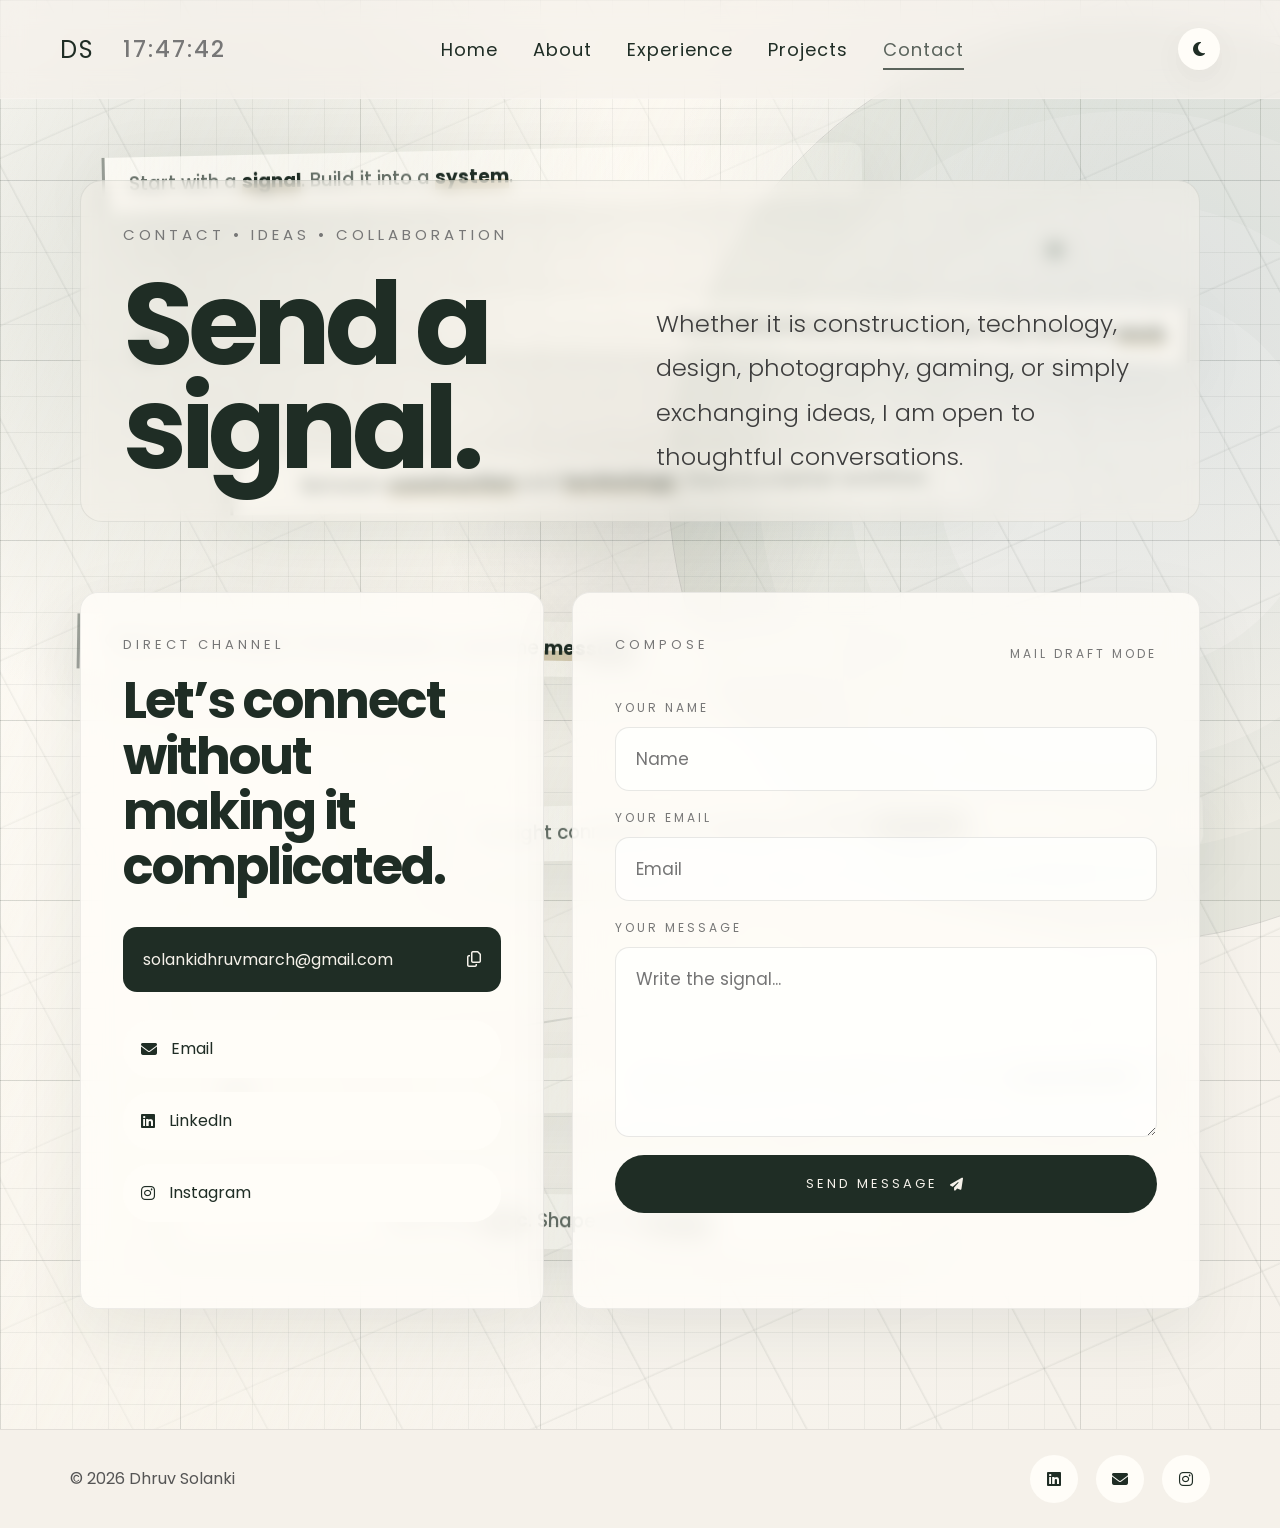
<file: contact.html>
<!DOCTYPE html>
<html lang="en">

<head>
    <meta charset="UTF-8">
    <meta name="viewport" content="width=device-width, initial-scale=1.0">
    <meta name="description" content="Contact Dhruv Solanki for construction, technology, design, photography, or collaboration conversations.">
    <meta name="keywords" content="Dhruv Solanki, contact, email, LinkedIn, Instagram, construction, technology">
    <meta name="author" content="Dhruv Solanki">
    <meta property="og:title" content="Dhruv Solanki | Contact">
    <meta property="og:description" content="Send a signal. Start a conversation.">
    <meta property="og:type" content="website">
    <meta property="og:image" content="image/profile.jpg">
    <meta name="theme-color" content="#334D42">

    <title>Dhruv Solanki | Contact</title>

    <link rel="preconnect" href="https://fonts.googleapis.com">
    <link rel="preconnect" href="https://fonts.gstatic.com" crossorigin>
    <link href="https://fonts.googleapis.com/css2?family=Poppins:wght@300;400;500;600;700&display=swap" rel="stylesheet">
    <link rel="stylesheet" href="https://cdnjs.cloudflare.com/ajax/libs/font-awesome/6.5.1/css/all.min.css">
    <link rel="icon" type="image/png" href="images/favicon.png">
    <link href="https://unpkg.com/aos@2.3.1/dist/aos.css" rel="stylesheet">
    <link rel="stylesheet" href="style.css">
</head>

<body>
    <nav>
        <div class="logo-area">
            <a class="logo" href="index.html?home=1" aria-label="Go to home">DS</a>
            <div id="clock">00:00:00</div>
        </div>

        <ul>
            <li><a href="index.html?home=1">Home</a></li>
            <li><a href="about.html">About</a></li>
            <li><a href="experience.html">Experience</a></li>
            <li><a href="projects.html">Projects</a></li>
            <li><a class="active" href="contact.html" aria-current="page">Contact</a></li>
        </ul>

        <div class="theme-toggle" aria-label="Toggle theme">
            <i class="fas fa-moon"></i>
        </div>
    </nav>

    <main>
        <section class="contact-page system-page" id="contactPage">
            <div class="contact-ambient-layer" aria-hidden="true">
                <span class="signal-node node-one"></span>
                <span class="signal-node node-two"></span>
                <span class="signal-node node-three"></span>
                <span class="signal-node node-four"></span>
                <span class="signal-thread thread-one"></span>
                <span class="signal-thread thread-two"></span>
                <span class="signal-thread thread-three"></span>
            </div>

            <div class="contact-quote-field" aria-hidden="true">
                <div class="quote-line quote-line-one">Start with a <span>signal</span>. Build it into a <span>system</span>.</div>
                <div class="quote-line quote-line-two">Good ideas leave a trace before they become <span>work</span>.</div>
                <div class="quote-line quote-line-three">Between <span>construction</span> and <span>technology</span>, there is a better workflow.</div>
                <div class="quote-line quote-line-four">Observe the details. Find the pattern. Send the <span>message</span>.</div>
                <div class="quote-line quote-line-five">Every collaboration begins as one clear <span>conversation</span>.</div>
                <div class="quote-line quote-line-six">Build with <span>logic</span>. Shape with <span>design</span>.</div>
                <div class="quote-line quote-line-seven">The right connection can change the whole <span>blueprint</span>.</div>
            </div>

            <div class="system-hero contact-system-hero">
                <p class="system-label" data-aos="fade-up">Contact • Ideas • Collaboration</p>

                <div class="system-hero-grid">
                    <h1 data-aos="fade-up">
                        Send a signal.
                    </h1>

                    <p data-aos="fade-up" data-aos-delay="120">
                        Whether it is construction, technology, design, photography,
                        gaming, or simply exchanging ideas, I am open to thoughtful conversations.
                    </p>
                </div>
            </div>

            <div class="contact-container contact-system-grid">
                <aside class="contact-left contact-signal-card" data-aos="fade-up">
                    <p class="section-label">Direct Channel</p>
                    <h2>Let’s connect without making it complicated.</h2>

                    <button class="copy-email" type="button" data-copy-email="solankidhruvmarch@gmail.com">
                        <span>solankidhruvmarch@gmail.com</span>
                        <i class="fa-regular fa-copy"></i>
                    </button>

                    <div class="contact-info">
                        <a href="mailto:solankidhruvmarch@gmail.com">
                            <i class="fa-solid fa-envelope"></i>
                            Email
                        </a>

                        <a href="https://linkedin.com/in/dhruv-solanki-3b83a5154" target="_blank">
                            <i class="fab fa-linkedin"></i>
                            LinkedIn
                        </a>

                        <a href="https://instagram.com/dhrruv28" target="_blank">
                            <i class="fab fa-instagram"></i>
                            Instagram
                        </a>
                    </div>

                    <p class="copy-feedback" id="copyFeedback" aria-live="polite"></p>
                </aside>

                <div class="contact-right contact-compose-card" data-aos="fade-up" data-aos-delay="120">
                    <div class="compose-top">
                        <p class="section-label">Compose</p>
                        <span>Mail draft mode</span>
                    </div>

                    <form class="contact-form" id="contactForm">
                        <label>
                            <span>Your Name</span>
                            <input type="text" name="name" placeholder="Name" required>
                        </label>

                        <label>
                            <span>Your Email</span>
                            <input type="email" name="email" placeholder="Email" required>
                        </label>

                        <label>
                            <span>Your Message</span>
                            <textarea name="message" placeholder="Write the signal..." required></textarea>
                        </label>

                        <button type="submit">
                            Send Message
                            <i class="fa-solid fa-paper-plane"></i>
                        </button>
                    </form>
                </div>
            </div>
        </section>
    </main>

    <footer>
        <p>© 2026 Dhruv Solanki</p>

        <div class="footer-icons">
            <a href="https://linkedin.com/in/dhruv-solanki-3b83a5154" target="_blank" aria-label="LinkedIn">
                <i class="fab fa-linkedin"></i>
            </a>

            <a href="mailto:solankidhruvmarch@gmail.com" aria-label="Email">
                <i class="fas fa-envelope"></i>
            </a>

            <a href="https://instagram.com/dhrruv28" target="_blank" aria-label="Instagram">
                <i class="fab fa-instagram"></i>
            </a>
        </div>
    </footer>

    <script src="https://unpkg.com/aos@2.3.1/dist/aos.js"></script>
    <script src="app.js"></script>
</body>

</html>
</file>
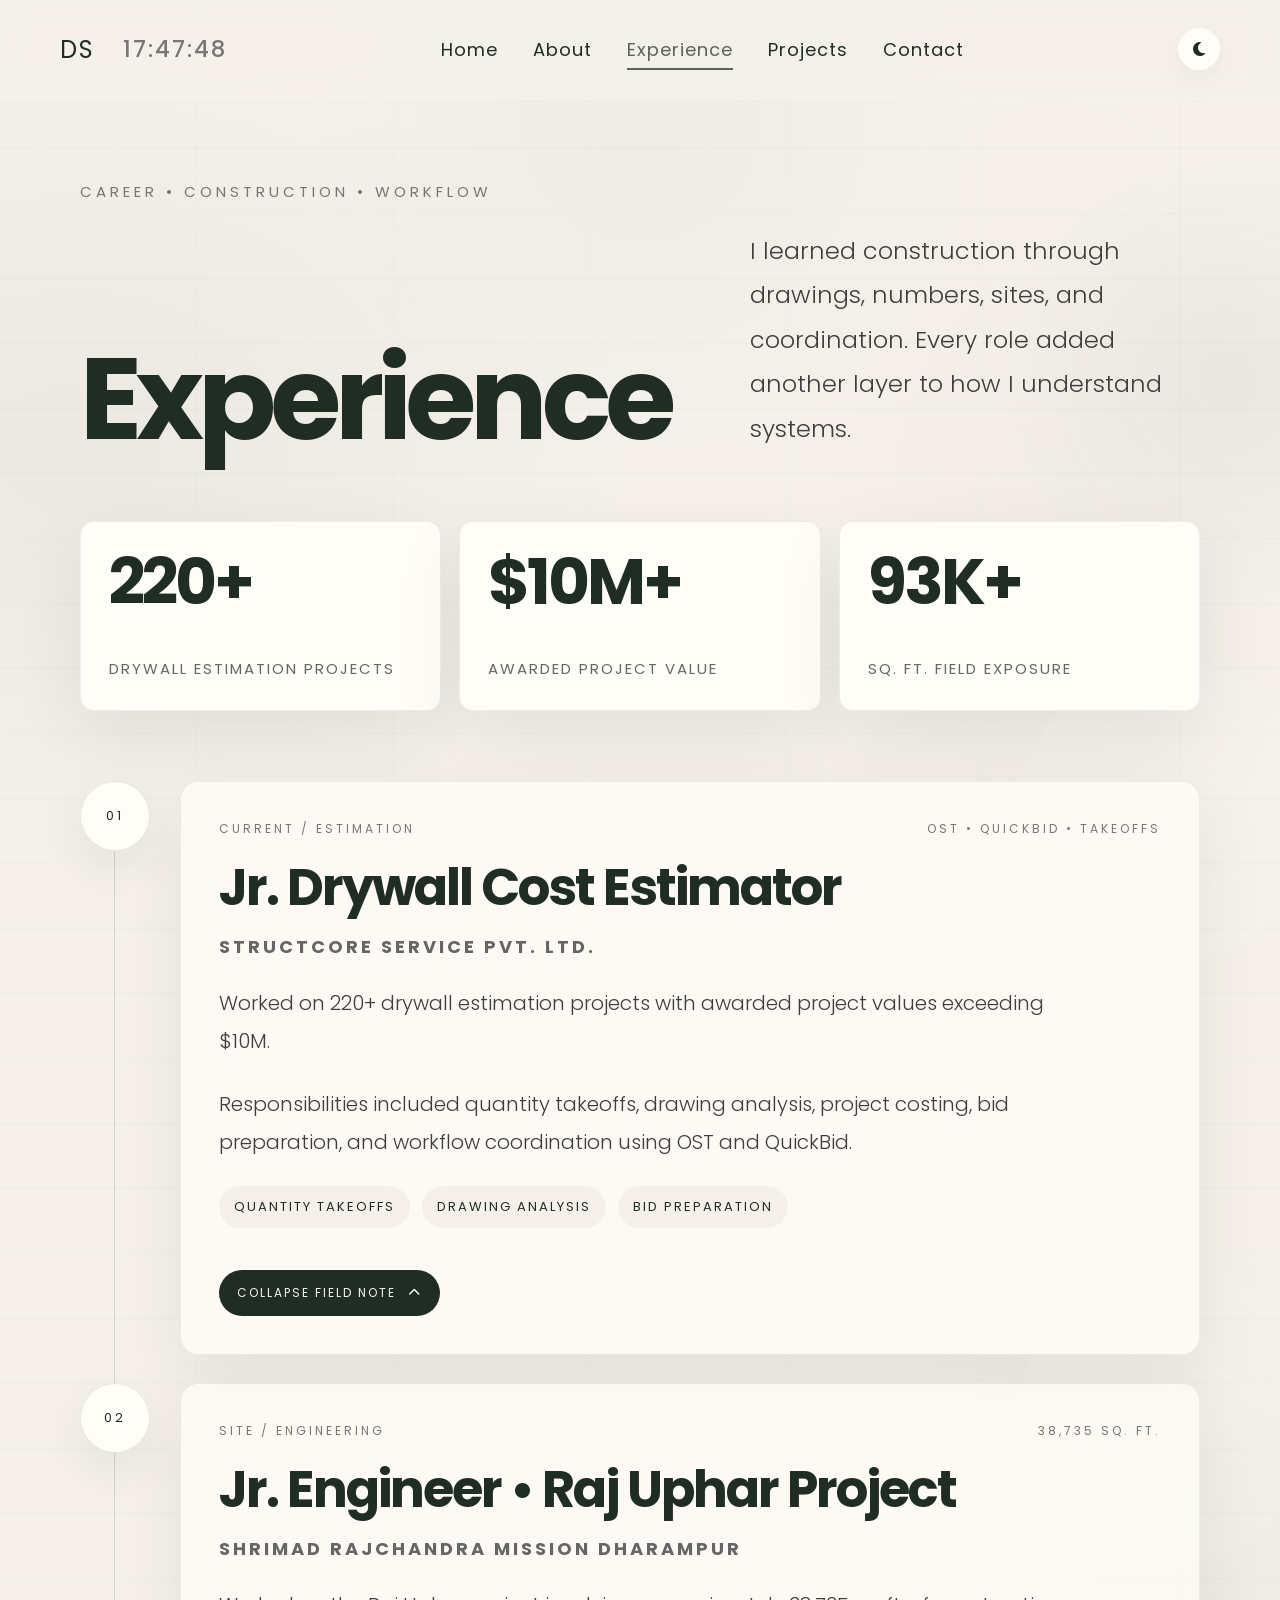
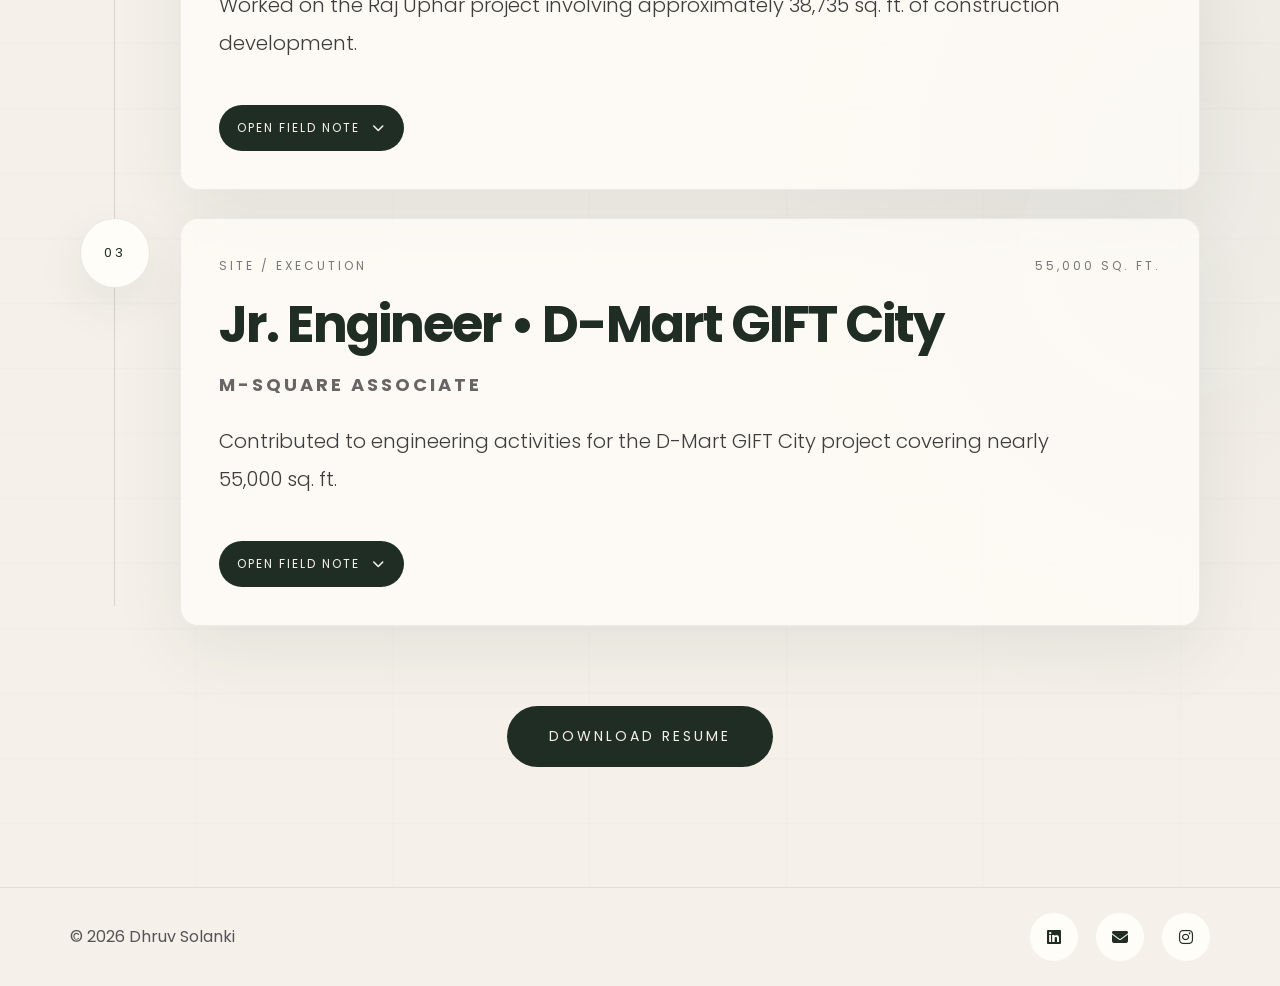
<file: experience.html>
<!DOCTYPE html>
<html lang="en">

<head>
    <meta charset="UTF-8">
    <meta name="viewport" content="width=device-width, initial-scale=1.0">
    <meta name="description" content="Experience of Dhruv Solanki — civil estimator, engineer, builder, and technology explorer.">
    <meta name="keywords" content="Dhruv Solanki, experience, estimator, civil engineer, drywall estimator, construction workflow">
    <meta name="author" content="Dhruv Solanki">
    <meta property="og:title" content="Dhruv Solanki | Experience">
    <meta property="og:description" content="Construction, estimation, workflow, and field learning.">
    <meta property="og:type" content="website">
    <meta property="og:image" content="image/profile.jpg">
    <meta name="theme-color" content="#334D42">

    <title>Dhruv Solanki | Experience</title>

    <link rel="preconnect" href="https://fonts.googleapis.com">
    <link rel="preconnect" href="https://fonts.gstatic.com" crossorigin>
    <link href="https://fonts.googleapis.com/css2?family=Poppins:wght@300;400;500;600;700&display=swap" rel="stylesheet">
    <link rel="stylesheet" href="https://cdnjs.cloudflare.com/ajax/libs/font-awesome/6.5.1/css/all.min.css">
    <link rel="icon" type="image/png" href="images/favicon.png">
    <link href="https://unpkg.com/aos@2.3.1/dist/aos.css" rel="stylesheet">
    <link rel="stylesheet" href="style.css">
</head>

<body>
    <nav>
        <div class="logo-area">
            <a class="logo" href="index.html?home=1" aria-label="Go to home">DS</a>
            <div id="clock">00:00:00</div>
        </div>

        <ul>
            <li><a href="index.html?home=1">Home</a></li>
            <li><a href="about.html">About</a></li>
            <li><a class="active" href="experience.html" aria-current="page">Experience</a></li>
            <li><a href="projects.html">Projects</a></li>
            <li><a href="contact.html">Contact</a></li>
        </ul>

        <div class="theme-toggle" aria-label="Toggle theme">
            <i class="fas fa-moon"></i>
        </div>
    </nav>

    <main>
        <section class="experience-page system-page">
            <div class="system-hero experience-system-hero">
                <p class="system-label" data-aos="fade-up">Career • Construction • Workflow</p>

                <div class="system-hero-grid">
                    <h1 data-aos="fade-up">
                        Experience
                    </h1>

                    <p data-aos="fade-up" data-aos-delay="120">
                        I learned construction through drawings, numbers, sites, and coordination.
                        Every role added another layer to how I understand systems.
                    </p>
                </div>
            </div>

            <div class="experience-dashboard" data-aos="fade-up">
                <div class="experience-stat">
                    <span>220+</span>
                    <p>Drywall estimation projects</p>
                </div>

                <div class="experience-stat">
                    <span>$10M+</span>
                    <p>Awarded project value</p>
                </div>

                <div class="experience-stat">
                    <span>93K+</span>
                    <p>Sq. ft. field exposure</p>
                </div>
            </div>

            <div class="experience-timeline">
                <article class="experience-item experience-node is-open" data-aos="fade-up">
                    <div class="experience-marker">
                        <span>01</span>
                    </div>

                    <div class="experience-content">
                        <div class="experience-meta">
                            <span>Current / Estimation</span>
                            <span>OST • QuickBid • Takeoffs</span>
                        </div>

                        <h2>Jr. Drywall Cost Estimator</h2>

                        <h3>Structcore Service Pvt. Ltd.</h3>

                        <p>
                            Worked on 220+ drywall estimation projects with awarded project
                            values exceeding $10M.
                        </p>

                        <div class="experience-more">
                            <p>
                                Responsibilities included quantity takeoffs, drawing analysis,
                                project costing, bid preparation, and workflow coordination using
                                OST and QuickBid.
                            </p>

                            <div class="experience-tags">
                                <span>Quantity Takeoffs</span>
                                <span>Drawing Analysis</span>
                                <span>Bid Preparation</span>
                            </div>
                        </div>

                        <button class="experience-toggle" type="button" data-experience-toggle>
                            <span>Collapse field note</span>
                            <i class="fa-solid fa-chevron-up"></i>
                        </button>
                    </div>
                </article>

                <article class="experience-item experience-node" data-aos="fade-up">
                    <div class="experience-marker">
                        <span>02</span>
                    </div>

                    <div class="experience-content">
                        <div class="experience-meta">
                            <span>Site / Engineering</span>
                            <span>38,735 sq. ft.</span>
                        </div>

                        <h2>Jr. Engineer • Raj Uphar Project</h2>

                        <h3>Shrimad Rajchandra Mission Dharampur</h3>

                        <p>
                            Worked on the Raj Uphar project involving approximately
                            38,735 sq. ft. of construction development.
                        </p>

                        <div class="experience-more">
                            <p>
                                Gained exposure to project coordination, engineering workflows,
                                site observation, and documentation.
                            </p>

                            <div class="experience-tags">
                                <span>Site Observation</span>
                                <span>Documentation</span>
                                <span>Coordination</span>
                            </div>
                        </div>

                        <button class="experience-toggle" type="button" data-experience-toggle>
                            <span>Open field note</span>
                            <i class="fa-solid fa-chevron-down"></i>
                        </button>
                    </div>
                </article>

                <article class="experience-item experience-node" data-aos="fade-up">
                    <div class="experience-marker">
                        <span>03</span>
                    </div>

                    <div class="experience-content">
                        <div class="experience-meta">
                            <span>Site / Execution</span>
                            <span>55,000 sq. ft.</span>
                        </div>

                        <h2>Jr. Engineer • D-Mart GIFT City</h2>

                        <h3>M-Square Associate</h3>

                        <p>
                            Contributed to engineering activities for the D-Mart GIFT City
                            project covering nearly 55,000 sq. ft.
                        </p>

                        <div class="experience-more">
                            <p>
                                Learned practical construction planning, execution,
                                coordination, and workflow management inside a live project
                                environment.
                            </p>

                            <div class="experience-tags">
                                <span>Planning</span>
                                <span>Execution</span>
                                <span>Workflow Management</span>
                            </div>
                        </div>

                        <button class="experience-toggle" type="button" data-experience-toggle>
                            <span>Open field note</span>
                            <i class="fa-solid fa-chevron-down"></i>
                        </button>
                    </div>
                </article>
            </div>

            <div class="resume-section" data-aos="fade-up">
                <a href="assets/Dhruv Solanki Resume.pdf" download="Dhruv_Solanki_Resume.pdf" class="resume-btn">
                    Download Resume
                </a>
            </div>
        </section>
    </main>

    <footer>
        <p>© 2026 Dhruv Solanki</p>

        <div class="footer-icons">
            <a href="https://linkedin.com/in/dhruv-solanki-3b83a5154" target="_blank" aria-label="LinkedIn">
                <i class="fab fa-linkedin"></i>
            </a>

            <a href="mailto:solankidhruvmarch@gmail.com" aria-label="Email">
                <i class="fas fa-envelope"></i>
            </a>

            <a href="https://instagram.com/dhrruv28" target="_blank" aria-label="Instagram">
                <i class="fab fa-instagram"></i>
            </a>
        </div>
    </footer>

    <script src="https://unpkg.com/aos@2.3.1/dist/aos.js"></script>
    <script src="app.js"></script>
</body>

</html>
</file>
<file: style.css>
:root{
    --bg:#F5F1EA;
    --text:#1B1B1B;
    --ink:#1F2D25;
    --muted:#777;
    --soft:#555;
    --surface:#FFFDF8;
    --line:rgba(0,0,0,0.08);
    --nav-bg:rgba(245,241,234,0.68);
    --shadow:0 24px 70px rgba(31,45,37,0.08);
    --radius:18px;
    --radius-small:8px;
}

html{
    scroll-behavior:smooth;
}

*{
    margin:0;
    padding:0;
    box-sizing:border-box;
    font-family:'Poppins', sans-serif;
}

body{
    background:var(--bg);
    color:var(--text);
    overflow-x:hidden;
}

a{
    color:inherit;
}

/* INTRO SCREEN */

.intro-screen{
    position:fixed;
    inset:0;
    width:100%;
    height:100vh;
    background:
        radial-gradient(circle at 50% 42%, rgba(31,45,37,0.08), transparent 32%),
        var(--bg);
    display:flex;
    justify-content:center;
    align-items:center;
    z-index:99999;
    transition:1.2s ease;
    overflow:hidden;
}

.intro-screen::before{
    content:"";
    position:absolute;
    inset:34px;
    border:1px solid rgba(31,45,37,0.08);
    pointer-events:none;
}

.intro-content{
    position:relative;
    text-align:center;
    z-index:1;
}

.intro-kicker{
    margin-bottom:24px;
}

#intro-clock{
    font-size:clamp(70px,16vw,220px);
    letter-spacing:-4px;
    color:#1f1919;
    font-weight:700;
    margin-bottom:20px;
    transition:2s ease;
}

.intro-content p{
    font-size:14px;
    letter-spacing:6px;
    text-transform:uppercase;
    color:var(--muted);
}

.main-website{
    opacity:0;
    transform:translateY(80px);
    filter:blur(10px);
    transition:opacity 1.4s ease, transform 1.4s ease, filter 1.4s ease;
}

.main-website.show{
    opacity:1;
    transform:translateY(0);
    filter:blur(0);
}

.intro-screen.hide{
    opacity:0;
    transform:translateY(-80px) scale(1.02);
    filter:blur(10px);
    pointer-events:none;
}

/* NAVBAR */

nav{
    width:100%;
    display:flex;
    justify-content:space-between;
    align-items:center;
    gap:30px;
    padding:28px 60px;
    position:fixed;
    top:0;
    left:0;
    z-index:1000;
    backdrop-filter:blur(12px);
    background:var(--nav-bg);
    border-bottom:1px solid rgba(255,255,255,0.25);
    opacity:0;
    transform:translateY(-20px);
    transition:opacity 0.8s ease, transform 0.8s ease, background 0.3s ease;
}

nav.show{
    opacity:1;
    transform:translateY(0);
}

.logo-area{
    display:flex;
    align-items:center;
    gap:28px;
}

.logo{
    display:inline-flex;
    align-items:center;
    text-decoration:none;
    font-size:24px;
    letter-spacing:2px;
    color:var(--ink);
}

#clock{
    font-size:23px;
    letter-spacing:2px;
    color:var(--muted);
    font-weight:500;
    min-width:90px;
}

nav ul{
    display:flex;
    gap:35px;
    list-style:none;
}

nav ul li a{
    position:relative;
    text-decoration:none;
    color:var(--ink);
    font-size:18px;
    letter-spacing:1px;
    transition:0.3s ease;
}

nav ul li a::after{
    content:"";
    position:absolute;
    left:0;
    right:0;
    bottom:-8px;
    height:2px;
    background:var(--ink);
    transform:scaleX(0);
    transform-origin:center;
    transition:0.3s ease;
}

nav ul li a:hover,
nav ul li a.active{
    opacity:0.72;
}

nav ul li a.active::after{
    transform:scaleX(1);
}

.theme-toggle{
    width:42px;
    height:42px;
    border-radius:50%;
    display:flex;
    justify-content:center;
    align-items:center;
    background:var(--surface);
    color:var(--ink);
    cursor:pointer;
    transition:0.3s ease;
    box-shadow:0 10px 30px rgba(0,0,0,0.05);
}

.theme-toggle:hover{
    transform:rotate(15deg);
}

/* HERO */

.hero{
    min-height:88vh;
    padding:160px 70px 60px;
    display:flex;
    flex-direction:column;
    justify-content:space-between;
}

.home-hero{
    position:relative;
    min-height:100vh;
    padding-bottom:44px;
    overflow:hidden;
}

.home-orb{
    position:absolute;
    border-radius:50%;
    pointer-events:none;
    filter:blur(0px);
}

.home-orb-one{
    /* Large warm forest ambient left */
    width:700px;
    height:700px;
    left:-260px;
    top:60px;
    background:radial-gradient(circle, rgba(51,77,66,0.10) 0%, rgba(96,116,102,0.06) 42%, transparent 72%);
    filter:blur(2px);
}

.home-orb-two{
    /* Cool slate-blue ambient right */
    width:580px;
    height:580px;
    right:-200px;
    bottom:60px;
    background:radial-gradient(circle, rgba(62,111,142,0.09) 0%, rgba(96,130,155,0.05) 44%, transparent 72%);
    filter:blur(2px);
}

/* Home page — layered organic ambient background */
.home-hero{
    background:
        /* Fine scattered dust: tiny radials not in a grid pattern */
        radial-gradient(ellipse 380px 240px at 8% 30%, rgba(51,77,66,0.055) 0%, transparent 100%),
        radial-gradient(ellipse 520px 380px at 92% 14%, rgba(62,111,142,0.052) 0%, transparent 100%),
        radial-gradient(ellipse 300px 500px at 72% 88%, rgba(138,111,77,0.042) 0%, transparent 100%),
        radial-gradient(ellipse 440px 280px at 22% 80%, rgba(96,116,102,0.038) 0%, transparent 100%),
        radial-gradient(ellipse 200px 200px at 55% 48%, rgba(31,45,37,0.028) 0%, transparent 100%),
        /* Barely-visible topographic contour arcs */
        radial-gradient(ellipse 900px 700px at 18% 22%, rgba(31,45,37,0.022) 0%, transparent 55%),
        radial-gradient(ellipse 800px 600px at 82% 78%, rgba(62,111,142,0.018) 0%, transparent 55%),
        var(--bg);
}

.hero-container{
    width:100%;
    max-width:1450px;
    margin:auto;
    display:grid;
    grid-template-columns:1.1fr 0.9fr;
    align-items:center;
    gap:80px;
}

.home-hero-container{
    position:relative;
    z-index:1;
}

.hero-left{
    display:flex;
    flex-direction:column;
    align-items:flex-start;
}

.hero-tag{
    font-size:13px;
    letter-spacing:4px;
    text-transform:uppercase;
    margin-bottom:28px;
    color:#707070;
}

.hero-left h1{
    font-size:clamp(78px,10vw,150px);
    line-height:0.88;
    letter-spacing:-7px;
    color:var(--ink);
    margin-bottom:35px;
    font-weight:700;
}

.hero-statement{
    max-width:760px;
    font-size:clamp(34px,4.6vw,72px);
    line-height:1.04;
    letter-spacing:-3px;
    color:var(--ink);
    margin-bottom:28px;
}

.hero-description{
    max-width:560px;
    font-size:22px;
    line-height:1.85;
    font-weight:300;
    color:var(--soft);
    margin-bottom:34px;
}

.hero-actions{
    display:flex;
    flex-wrap:wrap;
    gap:16px;
    margin-bottom:34px;
}

.primary-btn,
.ghost-btn{
    min-height:52px;
    display:inline-flex;
    align-items:center;
    justify-content:center;
    gap:12px;
    padding:0 24px;
    border-radius:100px;
    text-decoration:none;
    font-size:13px;
    letter-spacing:2px;
    text-transform:uppercase;
    transition:0.35s ease;
}

.primary-btn{
    background:var(--ink);
    color:#F5F1EA;
}

.ghost-btn{
    background:var(--surface);
    color:var(--ink);
    border:1px solid rgba(31,45,37,0.1);
}

.primary-btn:hover,
.ghost-btn:hover{
    transform:translateY(-5px);
}

.ghost-btn:hover{
    background:var(--ink);
    color:#F5F1EA;
}

.hero-links{
    display:flex;
    gap:35px;
    margin-bottom:45px;
}

.hero-links a{
    text-decoration:none;
    color:var(--ink);
    text-transform:uppercase;
    letter-spacing:2px;
    font-size:14px;
    position:relative;
}

.hero-links a::after{
    content:'';
    position:absolute;
    left:0;
    bottom:-8px;
    width:100%;
    height:1px;
    background:var(--ink);
}

.hero-links a:hover{
    opacity:0.6;
}

.hero-right{
    display:flex;
    justify-content:flex-end;
    padding-right:40px;
}

.portrait-system{
    --portrait-x:50%;
    --portrait-y:50%;
    position:relative;
    width:min(100%,560px);
    min-height:720px;
    display:flex;
    align-items:center;
    justify-content:center;
    transform-style:preserve-3d;
}

.portrait-system::before{
    content:"";
    position:absolute;
    inset:36px 0 36px 70px;
    border:1px solid rgba(31,45,37,0.12);
    border-radius:28px;
    transform:rotate(4deg);
}

.portrait-system::after{
    content:"";
    position:absolute;
    width:310px;
    height:310px;
    border-radius:50%;
    background:radial-gradient(circle, rgba(31,45,37,0.14), transparent 70%);
    left:var(--portrait-x);
    top:var(--portrait-y);
    transform:translate(-50%,-50%);
    pointer-events:none;
}

.portrait-frame{
    position:relative;
    width:100%;
    max-width:500px;
    height:720px;
    border-radius:24px;
    overflow:hidden;
    box-shadow:0 30px 90px rgba(31,45,37,0.18);
}

.portrait-frame img{
    width:100%;
    height:100%;
    object-fit:cover;
    transition:0.7s ease;
    filter:grayscale(8%);
}

.portrait-frame:hover img{
    transform:scale(1.04);
    filter:grayscale(0%);
}

.portrait-chip,
.signal-card{
    position:absolute;
    z-index:2;
    background:rgba(255,253,248,0.78);
    border:1px solid rgba(31,45,37,0.1);
    backdrop-filter:blur(14px);
    color:var(--ink);
    box-shadow:0 18px 50px rgba(31,45,37,0.12);
}

.portrait-chip{
    padding:12px 18px;
    border-radius:100px;
    font-size:12px;
    letter-spacing:3px;
    text-transform:uppercase;
}

.chip-one{
    top:96px;
    left:4px;
}

.chip-two{
    right:-4px;
    top:260px;
}

.chip-three{
    left:40px;
    bottom:135px;
}

.signal-card{
    right:-12px;
    bottom:76px;
    width:230px;
    padding:20px;
    border-radius:14px;
}

.signal-card p{
    font-size:11px;
    letter-spacing:3px;
    text-transform:uppercase;
    color:var(--muted);
    margin-bottom:10px;
}

.signal-card strong{
    font-size:18px;
    line-height:1.35;
}

.social-icons,
.footer-icons{
    display:flex;
    gap:18px;
}

.social-icons a,
.footer-icons a{
    width:48px;
    height:48px;
    border-radius:50%;
    display:flex;
    justify-content:center;
    align-items:center;
    text-decoration:none;
    background:var(--surface);
    color:var(--ink);
    transition:0.3s ease;
}

.social-icons a:hover,
.footer-icons a:hover{
    transform:translateY(-4px);
    opacity:0.75;
}

.hero-strip{
    width:100%;
    display:flex;
    justify-content:space-between;
    flex-wrap:wrap;
    gap:20px;
    padding-top:30px;
    margin-top:40px;
    border-top:1px solid var(--line);
}

.hero-strip span{
    font-size:13px;
    letter-spacing:3px;
    text-transform:uppercase;
    color:#666;
}

.home-marquee{
    position:relative;
    z-index:1;
    width:100vw;
    margin-left:calc(50% - 50vw);
    margin-right:calc(50% - 50vw);
    overflow:hidden;
    border-top:1px solid var(--line);
    border-bottom:1px solid var(--line);
    padding:22px 0;
    margin-top:42px;
}

.marquee-track{
    display:flex;
    width:max-content;
    gap:34px;
    animation:marqueeMove 28s linear infinite;
}

.marquee-track span{
    color:#666;
    font-size:13px;
    letter-spacing:4px;
    text-transform:uppercase;
    white-space:nowrap;
}

@keyframes marqueeMove{
    to{
        transform:translateX(-50%);
    }
}

.home-signal-section,
.gateway-section{
    max-width:1400px;
    margin:0 auto;
    padding:0 80px 120px;
}

.signal-panel{
    display:grid;
    grid-template-columns:0.9fr 1.1fr;
    gap:60px;
    align-items:center;
    padding:54px;
    border-radius:18px;
    background:rgba(255,253,248,0.72);
    border:1px solid rgba(31,45,37,0.08);
    box-shadow:var(--shadow);
}

.section-label{
    font-size:13px;
    letter-spacing:4px;
    text-transform:uppercase;
    color:var(--muted);
    margin-bottom:18px;
}

.signal-panel h2{
    font-size:clamp(34px,4vw,58px);
    line-height:1.08;
    letter-spacing:-2px;
    color:var(--ink);
}

.signal-grid{
    display:grid;
    grid-template-columns:1fr 1fr;
    gap:14px;
}

.signal-grid span{
    min-height:92px;
    display:flex;
    align-items:center;
    justify-content:center;
    text-align:center;
    padding:20px;
    border-radius:12px;
    background:var(--bg);
    color:var(--ink);
    font-size:18px;
    transition:0.35s ease;
}

.signal-grid span:hover{
    transform:translateY(-6px);
    background:var(--ink);
    color:#F5F1EA;
}

.gateway-section{
    display:grid;
    grid-template-columns:repeat(3,1fr);
    gap:22px;
}

.gateway-card{
    position:relative;
    min-height:270px;
    padding:30px;
    border-radius:14px;
    background:var(--surface);
    border:1px solid rgba(31,45,37,0.08);
    color:var(--ink);
    text-decoration:none;
    overflow:hidden;
    transition:0.4s ease;
}

.gateway-card::before{
    content:"";
    position:absolute;
    inset:auto 0 0 0;
    height:0;
    background:var(--ink);
    transition:0.4s ease;
}

.gateway-card span,
.gateway-card h3,
.gateway-card p,
.gateway-card i{
    position:relative;
    z-index:1;
}

.gateway-card span{
    display:block;
    font-size:13px;
    letter-spacing:4px;
    color:var(--muted);
    margin-bottom:54px;
}

.gateway-card h3{
    font-size:34px;
    letter-spacing:-1px;
    margin-bottom:16px;
}

.gateway-card p{
    font-size:17px;
    line-height:1.75;
    color:#555;
    max-width:300px;
}

.gateway-card i{
    position:absolute;
    right:28px;
    bottom:28px;
    transition:0.4s ease;
}

.gateway-card:hover{
    transform:translateY(-10px);
}

.gateway-card:hover::before{
    height:100%;
}

.gateway-card:hover span,
.gateway-card:hover h3,
.gateway-card:hover p,
.gateway-card:hover i{
    color:#F5F1EA;
}

.gateway-card:hover i{
    transform:translateX(6px);
}

/* ABOUT PAGE */

.about-page{
    position:relative;
    min-height:100vh;
    padding:0 0 120px;
    overflow:hidden;
    background:
        /* Organic scattered radial lights — no grid, no blocks */
        radial-gradient(ellipse 600px 400px at 5% 12%, rgba(96,116,102,0.07) 0%, transparent 100%),
        radial-gradient(ellipse 400px 600px at 96% 38%, rgba(138,111,77,0.055) 0%, transparent 100%),
        radial-gradient(ellipse 700px 300px at 50% 72%, rgba(62,111,142,0.038) 0%, transparent 100%),
        radial-gradient(ellipse 300px 400px at 18% 88%, rgba(51,77,66,0.042) 0%, transparent 100%),
        radial-gradient(ellipse 500px 350px at 78% 92%, rgba(96,116,102,0.032) 0%, transparent 100%),
        /* Diagonal gossamer sweep — like light through venetian blinds, barely visible */
        repeating-linear-gradient(
            -52deg,
            transparent 0px,
            transparent 88px,
            rgba(31,45,37,0.012) 89px,
            rgba(31,45,37,0.012) 90px,
            transparent 91px,
            transparent 178px
        ),
        /* Base */
        var(--bg);
    background-size:auto, auto, auto, auto, auto, auto, auto;
}

.about-page::before{
    content:"OBSERVER";
    position:absolute;
    top:240px;
    right:-70px;
    z-index:0;
    font-size:clamp(90px,14vw,260px);
    line-height:1;
    letter-spacing:-10px;
    font-weight:700;
    color:rgba(31,45,37,0.055);
    pointer-events:none;
}

.about-page::after{
    content:"SYSTEMS / MATERIALS / LIGHT / DETAILS";
    position:absolute;
    left:80px;
    bottom:120px;
    z-index:0;
    max-width:500px;
    font-size:13px;
    letter-spacing:5px;
    line-height:2.2;
    color:rgba(31,45,37,0.22);
    pointer-events:none;
    writing-mode:vertical-rl;
}

.about-hero,
.about-page-content{
    position:relative;
    z-index:1;
}

.about-hero{
    max-width:1400px;
    margin:auto;
    padding:190px 80px 110px;
}

.about-mini-title{
    font-size:clamp(15px,1.7vw,27px);
    letter-spacing:4px;
    text-transform:uppercase;
    color:var(--muted);
    margin-bottom:30px;
}

.about-hero h1{
    font-size:clamp(58px,8.6vw,130px);
    line-height:1.05;
    letter-spacing:-6px;
    color:var(--ink);
    max-width:1120px;
}

.about-page-content{
    width:100%;
    max-width:1400px;
    margin:auto;
    display:grid;
    grid-template-columns:minmax(240px,0.7fr) minmax(0,1.3fr);
    gap:clamp(60px,8vw,120px);
    align-items:start;
    padding:0 80px;
}

.about-sticky{
    position:sticky;
    top:140px;
}

.about-sticky h2{
    font-size:clamp(48px,5vw,70px);
    margin-bottom:20px;
    color:var(--ink);
    letter-spacing:-2px;
}

.about-sticky p{
    font-size:clamp(15px,1.35vw,22px);
    letter-spacing:2px;
    text-transform:uppercase;
    color:var(--muted);
    line-height:2;
}

.about-content-area{
    width:100%;
    min-width:0;
}

.about-text{
    width:100%;
}

.about-text p{
    font-size:clamp(20px,2.25vw,34px);
    line-height:1.85;
    font-weight:300;
    color:#3D3D3D;
    margin-bottom:52px;
    max-width:900px;
}

.about-text strong{
    color:var(--ink);
    font-weight:600;
}

/* VISUAL JOURNAL */

.visual-journal{
    display:grid;
    grid-template-columns:1fr 1fr;
    gap:25px;
    margin:120px 0;
}

.journal-card{
    position:relative;
    overflow:hidden;
    border-radius:var(--radius);
    height:320px;
    background:#ded8ce;
    box-shadow:var(--shadow);
}

.journal-card.large{
    grid-column:span 2;
    height:500px;
}

.journal-card img{
    width:100%;
    height:100%;
    object-fit:cover;
    transition:0.7s ease;
}

.journal-card::after{
    content:"";
    position:absolute;
    inset:auto 18px 18px 18px;
    min-height:44px;
    display:flex;
    align-items:center;
    padding:0 18px;
    border-radius:100px;
    background:rgba(245,241,234,0.82);
    color:var(--ink);
    font-size:13px;
    letter-spacing:2px;
    text-transform:uppercase;
    opacity:0;
    transform:translateY(14px);
    transition:0.4s ease;
    backdrop-filter:blur(10px);
}

.journal-card.large::after{
    content:"Visual Journal";
}

.journal-card:nth-child(2)::after{
    content:"Where I Notice Details";
}

.journal-card:nth-child(3)::after{
    content:"Moments, Materials, Systems";
}

.journal-card:hover img{
    transform:scale(1.06);
}

.journal-card:hover::after{
    opacity:1;
    transform:translateY(0);
}

/* INTERESTS */

.interests-section{
    margin:160px 0;
}

.interests-section h3,
.currently-section h3{
    font-size:30px;
    letter-spacing:4px;
    text-transform:uppercase;
    margin-bottom:40px;
    color:var(--muted);
}

.interests-grid{
    display:grid;
    grid-template-columns:repeat(3,1fr);
    gap:20px;
}

.interest-card{
    position:relative;
    min-height:165px;
    padding:34px;
    border:0;
    border-radius:var(--radius-small);
    background:var(--surface);
    color:var(--ink);
    font:inherit;
    font-size:27px;
    font-weight:500;
    text-align:left;
    cursor:pointer;
    appearance:none;
    overflow:hidden;
    transition:0.4s ease;
    box-shadow:0 18px 50px rgba(31,45,37,0.06);
}

.interest-card:focus-visible{
    outline:2px solid var(--ink);
    outline-offset:4px;
}

.interest-card::after{
    position:absolute;
    left:34px;
    right:34px;
    bottom:28px;
    font-size:13px;
    line-height:1.7;
    font-weight:400;
    color:rgba(245,245,245,0.82);
    opacity:0;
    transform:translateY(12px);
    transition:0.4s ease;
}

.interest-card:hover{
    background:var(--ink);
    color:#F5F1EA;
    transform:translateY(-8px);
}

.interest-card:hover::after{
    opacity:1;
    transform:translateY(0);
    color:rgba(245,241,234,0.9);
}

/* CURRENTLY */

.currently-section{
    margin:160px 0;
}

.currently-list{
    display:flex;
    flex-wrap:wrap;
    gap:18px;
}

.currently-list span{
    position:relative;
    padding:16px 26px;
    border-radius:100px;
    background:var(--surface);
    color:var(--ink);
    font-size:20px;
    overflow:hidden;
    transition:0.35s ease;
}

.currently-list span:hover{
    transform:translateY(-5px);
    background:var(--ink);
    color:#F5F1EA;
}

/* PHILOSOPHY */

.philosophy-section{
    margin-top:180px;
}

.philosophy-section h2{
    font-size:clamp(42px,5.2vw,72px);
    line-height:1.18;
    letter-spacing:-3px;
    color:var(--ink);
    max-width:1000px;
}

/* EXPERIENCE PAGE */

.experience-page{
    min-height:100vh;
    padding:180px 80px 120px;
}

.experience-container{
    width:100%;
    max-width:1400px;
    margin:auto;
}

.experience-heading{
    margin-bottom:120px;
}

.experience-heading p{
    font-size:23px;
    letter-spacing:4px;
    text-transform:uppercase;
    color:var(--muted);
    margin-bottom:20px;
}

.experience-heading h1{
    font-size:clamp(58px,7.4vw,110px);
    line-height:0.9;
    letter-spacing:-5px;
    color:var(--ink);
}

.experience-grid{
    display:grid;
    grid-template-columns:1fr 1fr;
    gap:40px;
}

.experience-item{
    position:relative;
    padding:50px;
    border-radius:var(--radius);
    background:rgba(255,255,255,0.35);
    backdrop-filter:blur(10px);
    border:1px solid rgba(0,0,0,0.05);
    overflow:hidden;
    transition:0.5s ease;
}

.experience-item:hover{
    transform:translateY(-12px);
    background:var(--ink);
}

.experience-item::before{
    content:"";
    position:absolute;
    width:300px;
    height:300px;
    background:rgba(255,255,255,0.08);
    border-radius:50%;
    top:-120px;
    right:-120px;
    transition:0.5s ease;
}

.experience-item:hover::before{
    transform:scale(1.2);
}

.experience-content{
    position:relative;
    z-index:1;
}

.experience-content h2{
    font-size:52px;
    line-height:1;
    letter-spacing:-2px;
    margin-bottom:20px;
    color:var(--ink);
    transition:0.4s ease;
}

.experience-content h3{
    font-size:24px;
    letter-spacing:3px;
    text-transform:uppercase;
    margin-bottom:35px;
    color:#666;
    transition:0.4s ease;
}

.experience-content p{
    font-size:25px;
    line-height:1.9;
    font-weight:300;
    color:#3D3D3D;
    margin-bottom:25px;
    transition:0.4s ease;
}

.experience-item:hover h2,
.experience-item:hover h3,
.experience-item:hover p{
    color:#F5F5F5;
}

.resume-section{
    margin-top:80px;
    display:flex;
    justify-content:center;
}

.resume-btn{
    display:inline-flex;
    align-items:center;
    justify-content:center;
    padding:20px 42px;
    border-radius:100px;
    background:var(--ink);
    color:#F5F1EA;
    text-decoration:none;
    font-size:14px;
    letter-spacing:3px;
    text-transform:uppercase;
    transition:0.4s ease;
}

.resume-btn:hover{
    transform:translateY(-6px);
    opacity:0.9;
}

/* FOOTER */

footer{
    width:100%;
    padding:25px 70px;
    display:flex;
    justify-content:space-between;
    align-items:center;
    border-top:1px solid var(--line);
    background:var(--bg);
}

footer p{
    color:var(--soft);
}

/* STAGED REVEALS */

.reveal-name,
.reveal-content{
    opacity:0;
    transform:translateY(70px);
    transition:1.2s ease;
}

.reveal-image{
    opacity:0;
    transform:translateY(100px);
    filter:blur(10px);
    transition:1.4s ease;
}

.reveal-name.show,
.reveal-content.show{
    opacity:1;
    transform:translateY(0);
}

.reveal-image.show{
    opacity:1;
    transform:translateY(0);
    filter:blur(0);
}

/* DARK MODE */

.dark-mode{
    background:#121212;
    color:#FFFFFF;
}

.dark-mode .intro-screen{
    background:
        radial-gradient(circle at 50% 42%, rgba(245,245,245,0.08), transparent 32%),
        #121212;
}

.dark-mode #intro-clock,
.dark-mode .logo,
.dark-mode nav ul li a,
.dark-mode .hero-left h1,
.dark-mode .hero-statement,
.dark-mode .about-hero h1,
.dark-mode .about-sticky h2,
.dark-mode .philosophy-section h2,
.dark-mode .experience-heading h1,
.dark-mode .experience-content h2,
.dark-mode .signal-panel h2{
    color:#F5F5F5;
}

.dark-mode .intro-content p,
.dark-mode #clock,
.dark-mode .hero-description,
.dark-mode .hero-tag,
.dark-mode .hero-strip span,
.dark-mode footer p,
.dark-mode .about-mini-title,
.dark-mode .about-sticky p,
.dark-mode .interests-section h3,
.dark-mode .currently-section h3,
.dark-mode .experience-heading p,
.dark-mode .experience-content h3,
.dark-mode .section-label{
    color:#C9C9C9;
}

.dark-mode nav{
    background:rgba(18,18,18,0.65);
    border-bottom-color:rgba(255,255,255,0.08);
}

.dark-mode nav ul li a::after,
.dark-mode .hero-links a::after{
    background:#F5F5F5;
}

.dark-mode .hero-links a{
    color:#F5F5F5;
}

.dark-mode .about-text p,
.dark-mode .experience-content p{
    color:#D6D6D6;
}

.dark-mode .about-text strong{
    color:#FFFFFF;
}

.dark-mode .social-icons a,
.dark-mode .footer-icons a,
.dark-mode .theme-toggle,
.dark-mode .interest-card,
.dark-mode .currently-list span,
.dark-mode .ghost-btn,
.dark-mode .portrait-chip,
.dark-mode .signal-card,
.dark-mode .signal-panel,
.dark-mode .gateway-card{
    background:#1E1E1E;
    color:#F5F5F5;
}

.dark-mode .signal-grid span{
    background:#121212;
    color:#F5F5F5;
}

.dark-mode .signal-grid span:hover,
.dark-mode .gateway-card::before,
.dark-mode .ghost-btn:hover,
.dark-mode .interest-card:hover,
.dark-mode .currently-list span:hover{
    background:#F5F5F5;
    color:#121212;
}

.dark-mode .gateway-card p,
.dark-mode .signal-card p{
    color:#C9C9C9;
}

.dark-mode .gateway-card:hover p,
.dark-mode .gateway-card:hover h3,
.dark-mode .gateway-card:hover span,
.dark-mode .gateway-card:hover i{
    color:#121212;
}

.dark-mode .interest-card:hover::after{
    color:rgba(18,18,18,0.72);
}

.dark-mode .journal-card::after{
    background:rgba(18,18,18,0.78);
    color:#F5F5F5;
}

.dark-mode .experience-item{
    background:rgba(255,255,255,0.03);
    border-color:rgba(255,255,255,0.08);
}

.dark-mode .hero-strip,
.dark-mode .home-marquee,
.dark-mode footer{
    border-color:rgba(255,255,255,0.08);
}

.dark-mode,
.dark-mode .hero,
.dark-mode .about-page,
.dark-mode .experience-page,
.dark-mode footer{
    background:#121212;
}

/* Dark home hero keeps its own organic layers */
.dark-mode .home-hero{
    background:
        radial-gradient(ellipse 380px 240px at 8% 30%, rgba(96,116,102,0.10) 0%, transparent 100%),
        radial-gradient(ellipse 520px 380px at 92% 14%, rgba(62,111,142,0.09) 0%, transparent 100%),
        radial-gradient(ellipse 300px 500px at 72% 88%, rgba(138,111,77,0.07) 0%, transparent 100%),
        radial-gradient(ellipse 440px 280px at 22% 80%, rgba(96,116,102,0.065) 0%, transparent 100%),
        radial-gradient(ellipse 200px 200px at 55% 48%, rgba(245,245,245,0.022) 0%, transparent 100%),
        radial-gradient(ellipse 900px 700px at 18% 22%, rgba(51,77,66,0.052) 0%, transparent 55%),
        radial-gradient(ellipse 800px 600px at 82% 78%, rgba(62,111,142,0.038) 0%, transparent 55%),
        #121212;
}

/* INTEREST POPUP - ENHANCED */

.interest-modal{
    --interest-accent:#607466;
    position:fixed;
    inset:0;
    z-index:5000;
    display:flex;
    align-items:center;
    justify-content:center;
    padding:24px;
    opacity:0;
    pointer-events:none;
    transition:0.35s ease;
}

.interest-modal.show{
    opacity:1;
    pointer-events:auto;
}

.interest-modal-backdrop{
    position:absolute;
    inset:0;
    background:
        radial-gradient(circle at 25% 20%, color-mix(in srgb, var(--interest-accent) 38%, transparent), transparent 32%),
        rgba(18,18,18,0.55);
    backdrop-filter:blur(16px);
}

.interest-window{
    --mouse-x:50%;
    --mouse-y:50%;
    --tilt-x:0deg;
    --tilt-y:0deg;
    position:relative;
    width:min(820px,100%);
    padding:48px;
    border-radius:22px;
    background:
        radial-gradient(circle at var(--mouse-x) var(--mouse-y), color-mix(in srgb, var(--interest-accent) 20%, transparent), transparent 32%),
        linear-gradient(135deg, rgba(255,255,255,0.92), rgba(245,241,234,0.86));
    color:#1F2D25;
    box-shadow:0 40px 140px rgba(0,0,0,0.32);
    overflow:hidden;
    transform:translateY(28px) scale(0.96) rotateX(var(--tilt-x)) rotateY(var(--tilt-y));
    transition:0.35s ease;
    transform-style:preserve-3d;
}

.interest-modal.show .interest-window{
    transform:translateY(0) scale(1) rotateX(var(--tilt-x)) rotateY(var(--tilt-y));
}

.interest-window::before{
    content:"";
    position:absolute;
    inset:0;
    border:1px solid rgba(31,45,37,0.12);
    border-radius:22px;
    pointer-events:none;
}

.interest-window::after{
    content:"";
    position:absolute;
    inset:0;
    background-image:
        linear-gradient(rgba(31,45,37,0.045) 1px, transparent 1px),
        linear-gradient(90deg, rgba(31,45,37,0.045) 1px, transparent 1px);
    background-size:34px 34px;
    opacity:0.45;
    pointer-events:none;
}

.interest-orbit{
    position:absolute;
    right:-90px;
    top:-90px;
    width:310px;
    height:310px;
    border-radius:50%;
    border:1px solid color-mix(in srgb, var(--interest-accent) 50%, transparent);
    opacity:0.55;
    animation:interestSpin 18s linear infinite;
}

.interest-orbit span{
    position:absolute;
    border-radius:50%;
    border:1px solid color-mix(in srgb, var(--interest-accent) 55%, transparent);
}

.interest-orbit span:nth-child(1){
    inset:38px;
}

.interest-orbit span:nth-child(2){
    inset:78px;
}

.interest-orbit span:nth-child(3){
    width:16px;
    height:16px;
    background:var(--interest-accent);
    top:28px;
    left:142px;
    border:0;
}

.interest-close{
    position:absolute;
    top:24px;
    right:24px;
    z-index:2;
    width:44px;
    height:44px;
    border:0;
    border-radius:50%;
    background:#FFFFFF;
    color:#1F2D25;
    cursor:pointer;
    font-size:18px;
    box-shadow:0 16px 40px rgba(0,0,0,0.12);
    transition:0.3s ease;
}

.interest-close:hover{
    transform:rotate(90deg) scale(1.05);
    background:var(--interest-accent);
    color:#FFFFFF;
}

.interest-window-top,
.interest-window-main,
.interest-detail-grid,
.interest-signal,
.interest-window-actions{
    position:relative;
    z-index:1;
}

.interest-window-top{
    display:flex;
    justify-content:space-between;
    align-items:center;
    gap:20px;
    margin-bottom:34px;
    padding-right:60px;
}

.interest-window-label,
.interest-window-top span{
    font-size:13px;
    letter-spacing:4px;
    text-transform:uppercase;
    color:#777;
}

.interest-window-main{
    display:grid;
    grid-template-columns:auto 1fr;
    gap:34px;
    align-items:start;
    margin-bottom:34px;
}

.interest-window-number{
    font-size:96px;
    line-height:0.85;
    font-weight:700;
    letter-spacing:-6px;
    color:var(--interest-accent);
}

.interest-window h2{
    font-size:64px;
    line-height:0.95;
    letter-spacing:-3px;
    margin-bottom:20px;
}

.interest-window p{
    font-size:20px;
    line-height:1.85;
    color:#3D3D3D;
}

.interest-detail-grid{
    display:grid;
    grid-template-columns:repeat(3,1fr);
    gap:14px;
    margin:34px 0;
}

.interest-detail-card{
    min-height:138px;
    padding:20px;
    border-radius:14px;
    background:rgba(255,255,255,0.62);
    border:1px solid rgba(31,45,37,0.08);
    transition:0.3s ease;
}

.interest-detail-card:hover{
    transform:translateY(-6px);
    background:var(--interest-accent);
}

.interest-detail-card span{
    display:block;
    font-size:12px;
    letter-spacing:3px;
    color:var(--interest-accent);
    margin-bottom:18px;
}

.interest-detail-card p{
    font-size:15px;
    line-height:1.7;
    color:#1F2D25;
}

.interest-detail-card:hover span,
.interest-detail-card:hover p{
    color:#FFFFFF;
}

.interest-signal{
    display:flex;
    justify-content:space-between;
    gap:18px;
    align-items:center;
    padding:18px 22px;
    border-radius:100px;
    background:rgba(31,45,37,0.08);
    margin-bottom:30px;
}

.interest-signal span{
    font-size:12px;
    letter-spacing:3px;
    text-transform:uppercase;
    color:#777;
}

.interest-signal strong{
    font-size:16px;
    color:#1F2D25;
}

.interest-window-actions{
    display:grid;
    grid-template-columns:auto 1fr auto;
    align-items:center;
    gap:18px;
}

.interest-nav-btn{
    border:0;
    border-radius:100px;
    padding:14px 18px;
    background:#FFFFFF;
    color:#1F2D25;
    cursor:pointer;
    display:inline-flex;
    align-items:center;
    gap:10px;
    font-size:13px;
    letter-spacing:2px;
    text-transform:uppercase;
    transition:0.3s ease;
}

.interest-nav-btn:hover{
    background:var(--interest-accent);
    color:#FFFFFF;
    transform:translateY(-3px);
}

.interest-progress{
    height:2px;
    background:rgba(31,45,37,0.12);
    overflow:hidden;
}

.interest-progress span{
    display:block;
    width:0;
    height:100%;
    background:var(--interest-accent);
    transition:0.4s ease;
}

.interest-modal-open{
    overflow:hidden;
}

@keyframes interestSpin{
    to{
        transform:rotate(360deg);
    }
}

.dark-mode .interest-window{
    background:
        radial-gradient(circle at var(--mouse-x) var(--mouse-y), color-mix(in srgb, var(--interest-accent) 24%, transparent), transparent 32%),
        linear-gradient(135deg, rgba(30,30,30,0.96), rgba(18,18,18,0.92));
    color:#F5F5F5;
}

.dark-mode .interest-window p,
.dark-mode .interest-detail-card p,
.dark-mode .interest-signal strong{
    color:#D6D6D6;
}

.dark-mode .interest-close,
.dark-mode .interest-nav-btn,
.dark-mode .interest-detail-card{
    background:#1E1E1E;
    color:#F5F5F5;
}

.dark-mode .interest-detail-card{
    border-color:rgba(255,255,255,0.08);
}

.dark-mode .interest-signal{
    background:rgba(255,255,255,0.06);
}

/* TABLET */

@media(max-width:1100px){
    nav{
        padding:25px;
        flex-direction:column;
        gap:20px;
    }

    nav ul{
        gap:22px;
        flex-wrap:wrap;
        justify-content:center;
    }

    .hero{
        padding:190px 25px 60px;
    }

    .hero-container{
        grid-template-columns:1fr;
        gap:60px;
    }

    .hero-left{
        align-items:center;
        text-align:center;
    }

    .hero-left h1{
        letter-spacing:-4px;
    }

    .hero-description{
        font-size:18px;
    }

    .hero-actions{
        justify-content:center;
    }

    .hero-right{
        justify-content:center;
        padding-right:0;
    }

    .portrait-system{
        min-height:520px;
        max-width:430px;
    }

    .portrait-frame{
        max-width:360px;
        height:500px;
    }

    .signal-card{
        right:0;
        bottom:24px;
    }

    .home-signal-section,
    .gateway-section{
        padding:0 25px 80px;
    }

    .signal-panel{
        grid-template-columns:1fr;
        padding:34px;
    }

    .gateway-section{
        grid-template-columns:1fr;
    }

    .hero-strip{
        justify-content:center;
    }

    .about-hero{
        padding:210px 25px 80px;
    }

    .about-hero h1{
        letter-spacing:-3px;
    }

    .about-page-content{
        grid-template-columns:1fr;
        gap:60px;
        padding:0 25px;
    }

    .about-sticky{
        position:relative;
        top:auto;
    }

    .visual-journal{
        grid-template-columns:1fr;
        margin:80px 0;
    }

    .journal-card,
    .journal-card.large{
        grid-column:span 1;
        height:420px;
    }

    .interests-grid{
        grid-template-columns:1fr 1fr;
    }

    .experience-page{
        padding:170px 25px 80px;
    }

    .experience-heading{
        margin-bottom:70px;
    }

    .experience-grid{
        grid-template-columns:1fr;
    }

    .experience-content h2{
        font-size:38px;
    }

    .experience-content p{
        font-size:18px;
    }

    footer{
        padding:25px;
        flex-direction:column;
        gap:25px;
        text-align:center;
    }
}

@media(max-width:760px){
    .interest-window{
        padding:34px 24px;
    }

    .interest-window-main{
        grid-template-columns:1fr;
        gap:16px;
    }

    .interest-window-number{
        font-size:68px;
    }

    .interest-window h2{
        font-size:42px;
    }

    .interest-window p{
        font-size:17px;
    }

    .interest-detail-grid{
        grid-template-columns:1fr;
    }

    .interest-window-actions{
        grid-template-columns:1fr;
    }

    .interest-signal{
        align-items:flex-start;
        border-radius:18px;
        flex-direction:column;
    }
}

/* MOBILE */

@media(max-width:600px){
    #clock{
        font-size:16px;
        min-width:auto;
    }

    .logo-area{
        gap:16px;
    }

    nav ul{
        gap:16px;
    }

    nav ul li a{
        font-size:14px;
    }

    .hero-left h1{
        font-size:58px;
        line-height:0.95;
        letter-spacing:-3px;
    }

    .hero-statement{
        font-size:34px;
        letter-spacing:-1px;
    }

    .hero-description{
        font-size:16px;
    }

    .hero-actions{
        width:100%;
        flex-direction:column;
    }

    .primary-btn,
    .ghost-btn{
        width:100%;
    }

    .portrait-system{
        min-height:390px;
    }

    .portrait-frame{
        max-width:250px;
        height:340px;
        border-radius:18px;
    }

    .portrait-system::before,
    .portrait-system::after{
        display:none;
    }

    .portrait-chip{
        font-size:10px;
        padding:10px 12px;
    }

    .chip-one{
        top:25px;
        left:10px;
    }

    .chip-two{
        top:132px;
        right:4px;
    }

    .chip-three{
        bottom:42px;
        left:18px;
    }

    .signal-card{
        width:190px;
        right:8px;
        bottom:0;
        padding:15px;
    }

    .signal-grid{
        grid-template-columns:1fr;
    }

    .gateway-card{
        min-height:235px;
    }

    .about-hero{
        padding-top:210px;
    }

    .about-mini-title{
        letter-spacing:2px;
    }

    .about-hero h1{
        font-size:48px;
        line-height:1.08;
    }

    .about-sticky h2{
        font-size:46px;
    }

    .about-sticky p{
        font-size:14px;
    }

    .about-text p{
        font-size:18px;
        line-height:1.9;
        margin-bottom:38px;
    }

    .journal-card,
    .journal-card.large{
        height:300px;
    }

    .interests-grid{
        grid-template-columns:1fr;
    }

    .interest-card{
        min-height:150px;
        padding:28px;
        font-size:21px;
    }

    .interest-card::after{
        left:28px;
        right:28px;
        bottom:24px;
    }

    .currently-list span{
        font-size:15px;
        padding:13px 20px;
    }

    .philosophy-section{
        margin-top:110px;
    }

    .philosophy-section h2{
        font-size:36px;
        letter-spacing:-2px;
    }

    .experience-heading h1{
        font-size:48px;
    }

    .experience-item{
        padding:35px;
    }

    .experience-content h2{
        font-size:30px;
    }

    .experience-content p{
        font-size:16px;
        line-height:1.8;
    }
}

/* ACCESSIBILITY */

@media(prefers-reduced-motion:reduce){
    html{
        scroll-behavior:auto;
    }

    *,
    *::before,
    *::after{
        transition:none !important;
        animation:none !important;
    }
}

/* SHARED INNER PAGES */

.system-page{
    position:relative;
    min-height:100vh;
    padding:180px 80px 120px;
    overflow:hidden;
    /* Base: transparent — each child page (experience-page, projects-page) sets its own bg */
    background:var(--bg);
}

.system-page::before{
    content:"";
    position:absolute;
    width:480px;
    height:480px;
    border-radius:50%;
    right:-190px;
    top:140px;
    background:radial-gradient(circle, rgba(31,45,37,0.042) 0%, transparent 68%);
    filter:blur(0px);
    pointer-events:none;
}

.experience-page{
    background:
        /* Warm corner blooms — like daylight pooling on a blueprint */
        radial-gradient(ellipse 560px 420px at 6% 18%, rgba(96,116,102,0.065) 0%, transparent 100%),
        radial-gradient(ellipse 460px 560px at 94% 72%, rgba(51,77,66,0.048) 0%, transparent 100%),
        radial-gradient(ellipse 340px 340px at 50% 5%, rgba(62,111,142,0.038) 0%, transparent 100%),
        radial-gradient(ellipse 280px 480px at 82% 22%, rgba(138,111,77,0.03) 0%, transparent 100%),
        /* Ultra-fine horizontal whisper lines — blueprint memory, not a grid */
        repeating-linear-gradient(
            0deg,
            transparent 0px,
            transparent 62px,
            rgba(31,45,37,0.016) 63px,
            rgba(31,45,37,0.016) 64px,
            transparent 65px
        ),
        /* Vertical accent lines spaced wide — like column marks */
        repeating-linear-gradient(
            90deg,
            transparent 0px,
            transparent 194px,
            rgba(31,45,37,0.01) 195px,
            rgba(31,45,37,0.01) 196px,
            transparent 197px
        ),
        var(--bg);
    background-size:auto, auto, auto, auto, auto, auto, auto;
}

.projects-page{
    background:
        /* Corner radial burns — like studio lights or vignette */
        radial-gradient(ellipse 500px 500px at 95% 5%, rgba(62,111,142,0.07) 0%, transparent 100%),
        radial-gradient(ellipse 420px 600px at 3% 95%, rgba(96,116,102,0.06) 0%, transparent 100%),
        radial-gradient(ellipse 600px 400px at 50% 50%, rgba(31,45,37,0.025) 0%, transparent 100%),
        radial-gradient(ellipse 300px 300px at 88% 85%, rgba(138,111,77,0.038) 0%, transparent 100%),
        /* Very fine dot-field — organic scatter, not a grid block */
        radial-gradient(circle, rgba(31,45,37,0.065) 1px, transparent 1px),
        radial-gradient(circle, rgba(31,45,37,0.04) 1px, transparent 1px),
        var(--bg);
    background-size:
        auto, auto, auto, auto,
        38px 38px,
        19px 19px;
    background-position:
        0 0, 0 0, 0 0, 0 0,
        0 0,
        9.5px 9.5px;
}

.system-hero{
    position:relative;
    max-width:1400px;
    margin:0 auto 70px;
    z-index:1;
}

.system-label{
    font-size:15px;
    letter-spacing:4px;
    text-transform:uppercase;
    color:var(--muted);
    margin-bottom:26px;
}

.system-hero-grid{
    display:grid;
    grid-template-columns:0.95fr 1.05fr;
    gap:80px;
    align-items:end;
}

.system-hero h1{
    font-size:clamp(70px,9vw,132px);
    line-height:0.9;
    letter-spacing:-6px;
    color:var(--ink);
}

.system-hero p:not(.system-label){
    max-width:720px;
    font-size:24px;
    line-height:1.85;
    font-weight:300;
    color:#3D3D3D;
}

/* EXPERIENCE UPGRADE */

.experience-dashboard{
    position:relative;
    z-index:1;
    max-width:1400px;
    margin:0 auto 70px;
    display:grid;
    grid-template-columns:repeat(3,1fr);
    gap:18px;
}

.experience-stat{
    min-height:190px;
    padding:28px;
    border-radius:14px;
    background:var(--surface);
    border:1px solid rgba(31,45,37,0.08);
    box-shadow:var(--shadow);
    display:flex;
    flex-direction:column;
    justify-content:space-between;
    transition:0.35s ease;
}

.experience-stat:hover{
    transform:translateY(-8px);
    background:var(--ink);
}

.experience-stat span{
    font-size:clamp(42px,5vw,72px);
    line-height:1;
    letter-spacing:-3px;
    font-weight:700;
    color:var(--ink);
    transition:0.35s ease;
}

.experience-stat p{
    font-size:15px;
    line-height:1.7;
    letter-spacing:2px;
    text-transform:uppercase;
    color:#666;
    transition:0.35s ease;
}

.experience-stat:hover span,
.experience-stat:hover p{
    color:#F5F1EA;
}

.experience-timeline{
    position:relative;
    z-index:1;
    max-width:1180px;
    margin:0 auto;
    display:grid;
    gap:28px;
}

.experience-timeline::before{
    content:"";
    position:absolute;
    top:20px;
    bottom:20px;
    left:34px;
    width:1px;
    background:rgba(31,45,37,0.14);
}

.experience-node{
    display:grid;
    grid-template-columns:70px 1fr;
    gap:30px;
    padding:0;
    border:0;
    background:transparent;
    backdrop-filter:none;
    overflow:visible;
}

.experience-node:hover{
    transform:none;
    background:transparent;
}

.experience-marker{
    position:relative;
    z-index:2;
    width:70px;
    height:70px;
    border-radius:50%;
    background:var(--surface);
    border:1px solid rgba(31,45,37,0.1);
    display:flex;
    align-items:center;
    justify-content:center;
    box-shadow:0 18px 50px rgba(31,45,37,0.08);
}

.experience-marker span{
    font-size:13px;
    letter-spacing:3px;
    color:var(--ink);
}

.experience-node .experience-content{
    padding:38px;
    border-radius:18px;
    background:rgba(255,253,248,0.78);
    border:1px solid rgba(31,45,37,0.08);
    box-shadow:var(--shadow);
    transition:0.35s ease;
}

.experience-node:hover .experience-content{
    transform:translateY(-6px);
}

.experience-meta{
    display:flex;
    justify-content:space-between;
    gap:16px;
    flex-wrap:wrap;
    margin-bottom:24px;
}

.experience-meta span{
    font-size:12px;
    letter-spacing:3px;
    text-transform:uppercase;
    color:var(--muted);
}

.experience-node .experience-content h2{
    font-size:clamp(34px,4vw,58px);
    line-height:1;
    letter-spacing:-2px;
}

.experience-node .experience-content h3{
    font-size:18px;
    margin-bottom:24px;
}

.experience-node .experience-content p{
    max-width:860px;
    font-size:20px;
}

.experience-node:hover h2,
.experience-node:hover h3,
.experience-node:hover p{
    color:inherit;
}

.experience-more{
    max-height:0;
    overflow:hidden;
    opacity:0;
    transition:max-height 0.45s ease, opacity 0.35s ease;
}

.experience-node.is-open .experience-more{
    max-height:420px;
    opacity:1;
}

.experience-tags{
    display:flex;
    flex-wrap:wrap;
    gap:12px;
    margin:24px 0;
}

.experience-tags span{
    padding:11px 15px;
    border-radius:100px;
    background:var(--bg);
    color:var(--ink);
    font-size:13px;
    letter-spacing:2px;
    text-transform:uppercase;
}

.experience-toggle{
    margin-top:18px;
    border:0;
    border-radius:100px;
    background:var(--ink);
    color:#F5F1EA;
    padding:14px 18px;
    display:inline-flex;
    align-items:center;
    gap:12px;
    cursor:pointer;
    font-size:12px;
    letter-spacing:2px;
    text-transform:uppercase;
    transition:0.3s ease;
}

.experience-toggle:hover{
    transform:translateY(-4px);
}

/* PROJECTS UPGRADE */

.project-controls{
    position:relative;
    z-index:1;
    max-width:1400px;
    margin:0 auto 32px;
    display:flex;
    flex-wrap:wrap;
    gap:12px;
}

.project-filter{
    border:0;
    border-radius:100px;
    padding:14px 20px;
    background:var(--surface);
    color:var(--ink);
    cursor:pointer;
    font-size:13px;
    letter-spacing:2px;
    text-transform:uppercase;
    transition:0.3s ease;
}

.project-filter:hover,
.project-filter.active{
    background:var(--ink);
    color:#F5F1EA;
    transform:translateY(-3px);
}

.projects-container.project-lab{
    position:relative;
    z-index:1;
    max-width:1400px;
    margin:0 auto;
    display:grid;
    grid-template-columns:repeat(3,1fr);
    gap:24px;
}

.project-card{
    display:flex;
    flex-direction:column;
    min-height:100%;
    border-radius:18px;
    overflow:hidden;
    background:var(--surface);
    border:1px solid rgba(31,45,37,0.08);
    box-shadow:var(--shadow);
    transition:0.4s ease;
}

.project-card.is-hidden{
    display:none;
}

.project-card:hover{
    transform:translateY(-10px);
}

.project-image{
    position:relative;
    height:260px;
    overflow:hidden;
    background:#ded8ce;
}

.project-image img{
    width:100%;
    height:100%;
    object-fit:cover;
    transition:0.6s ease;
}

.project-card:hover .project-image img{
    transform:scale(1.06);
}

.project-image-generated{
    background:
        radial-gradient(circle at 20% 20%, rgba(31,45,37,0.22), transparent 28%),
        linear-gradient(135deg, #F5F1EA, #C9D0C7);
}

.project-scan{
    position:absolute;
    inset:28px;
    display:grid;
    grid-template-columns:1.2fr 0.8fr;
    grid-template-rows:1fr 1fr;
    gap:14px;
}

.project-scan span{
    border-radius:10px;
    background:rgba(255,253,248,0.7);
    border:1px solid rgba(31,45,37,0.12);
}

.project-scan span:first-child{
    grid-row:span 2;
}

.project-content{
    flex:1;
    padding:28px;
    display:flex;
    flex-direction:column;
}

.project-meta{
    display:flex;
    justify-content:space-between;
    gap:12px;
    margin-bottom:26px;
}

.project-meta span{
    font-size:11px;
    letter-spacing:3px;
    text-transform:uppercase;
    color:var(--muted);
}

.project-content h2{
    font-size:32px;
    line-height:1.08;
    letter-spacing:-1px;
    color:var(--ink);
    margin-bottom:18px;
}

.project-content p{
    font-size:16px;
    line-height:1.75;
    color:#555;
    margin-bottom:28px;
}

.project-open{
    margin-top:auto;
    border:0;
    border-radius:100px;
    padding:14px 18px;
    background:var(--ink);
    color:#F5F1EA;
    display:inline-flex;
    align-items:center;
    justify-content:center;
    gap:12px;
    cursor:pointer;
    font-size:12px;
    letter-spacing:2px;
    text-transform:uppercase;
    transition:0.3s ease;
}

.project-open:hover{
    transform:translateY(-4px);
}

.project-modal{
    --project-accent:#607466;
    position:fixed;
    inset:0;
    z-index:5200;
    display:flex;
    align-items:center;
    justify-content:center;
    padding:24px;
    opacity:0;
    pointer-events:none;
    transition:0.35s ease;
}

.project-modal.show{
    opacity:1;
    pointer-events:auto;
}

.project-modal-backdrop{
    position:absolute;
    inset:0;
    background:rgba(18,18,18,0.55);
    backdrop-filter:blur(14px);
}

.project-window{
    position:relative;
    width:min(780px,100%);
    padding:46px;
    border-radius:20px;
    background:
        radial-gradient(circle at 80% 10%, color-mix(in srgb, var(--project-accent) 22%, transparent), transparent 32%),
        rgba(245,241,234,0.94);
    color:var(--ink);
    box-shadow:0 40px 140px rgba(0,0,0,0.3);
    transform:translateY(24px) scale(0.96);
    transition:0.35s ease;
}

.project-modal.show .project-window{
    transform:translateY(0) scale(1);
}

.project-close{
    position:absolute;
    top:22px;
    right:22px;
    width:44px;
    height:44px;
    border:0;
    border-radius:50%;
    background:#FFFFFF;
    color:var(--ink);
    cursor:pointer;
    transition:0.3s ease;
}

.project-close:hover{
    transform:rotate(90deg);
    background:var(--ink);
    color:#F5F1EA;
}

.project-window-label{
    font-size:13px;
    letter-spacing:4px;
    text-transform:uppercase;
    color:var(--muted);
    margin-bottom:18px;
}

.project-window h2{
    font-size:clamp(38px,5vw,62px);
    line-height:1;
    letter-spacing:-2px;
    margin-bottom:22px;
}

.project-window > p{
    font-size:20px;
    line-height:1.8;
    color:#3D3D3D;
    margin-bottom:30px;
}

.project-window-grid{
    display:grid;
    grid-template-columns:repeat(3,1fr);
    gap:14px;
}

.project-window-grid span{
    min-height:120px;
    padding:18px;
    border-radius:12px;
    background:rgba(255,255,255,0.62);
    color:var(--ink);
    font-size:15px;
    line-height:1.65;
}

/* CONTACT UPGRADE */

.contact-page{
    --contact-mouse-x:50%;
    --contact-mouse-y:35%;
    isolation:isolate;
    background:
        linear-gradient(rgba(31,45,37,0.06) 1px, transparent 1px),
        linear-gradient(90deg, rgba(31,45,37,0.052) 1px, transparent 1px),
        linear-gradient(rgba(31,45,37,0.11) 1px, transparent 1px),
        linear-gradient(90deg, rgba(31,45,37,0.1) 1px, transparent 1px),
        radial-gradient(circle at 16% 20%, rgba(96,116,102,0.2), transparent 28%),
        radial-gradient(circle at 88% 24%, rgba(62,111,142,0.14), transparent 32%),
        linear-gradient(135deg, rgba(255,253,248,0.9), rgba(245,241,234,0.42)),
        var(--bg);
    background-size:36px 36px, 36px 36px, 180px 180px, 180px 180px, auto, auto, auto, auto;
}

.contact-page::before{
    width:920px;
    height:920px;
    right:-310px;
    top:20px;
    background:none;
    border:1px solid rgba(31,45,37,0.14);
    border-radius:50%;
    box-shadow:
        inset 0 0 0 90px rgba(31,45,37,0.018),
        inset 0 0 0 180px rgba(31,45,37,0.018),
        inset 0 0 0 270px rgba(31,45,37,0.018);
    filter:none;
    z-index:0;
}

.contact-page::after{
    content:"";
    position:absolute;
    inset:0;
    z-index:0;
    pointer-events:none;
    background:
        radial-gradient(circle at var(--contact-mouse-x) var(--contact-mouse-y), rgba(31,45,37,0.18), transparent 18%),
        linear-gradient(115deg, transparent 0%, rgba(255,253,248,0.54) 42%, transparent 64%),
        repeating-linear-gradient(62deg, transparent 0 116px, rgba(31,45,37,0.09) 117px, transparent 119px),
        repeating-linear-gradient(-24deg, transparent 0 150px, rgba(31,45,37,0.07) 151px, transparent 153px);
    background-size:auto, auto, auto, auto;
    mix-blend-mode:multiply;
    opacity:0.78;
}

.contact-ambient-layer{
    position:absolute;
    inset:0;
    z-index:0;
    overflow:hidden;
    pointer-events:none;
}

.signal-node{
    position:absolute;
    width:14px;
    height:14px;
    border-radius:50%;
    background:#334D42;
    box-shadow:
        0 0 0 12px rgba(31,45,37,0.07),
        0 0 70px rgba(31,45,37,0.28);
    opacity:0.68;
    animation:signalPulse 4s ease-in-out infinite;
}

.node-one{
    top:24%;
    left:11%;
}

.node-two{
    top:17%;
    right:17%;
    animation-delay:0.7s;
}

.node-three{
    bottom:23%;
    left:18%;
    animation-delay:1.4s;
}

.node-four{
    bottom:16%;
    right:12%;
    animation-delay:2.1s;
}

.signal-thread{
    position:absolute;
    height:2px;
    width:34vw;
    background:linear-gradient(90deg, transparent, rgba(31,45,37,0.28), transparent);
    transform-origin:left center;
    opacity:0.75;
}

.thread-one{
    top:27%;
    left:11%;
    transform:rotate(13deg);
}

.thread-two{
    top:49%;
    right:10%;
    transform:rotate(-18deg);
}

.thread-three{
    bottom:25%;
    left:19%;
    transform:rotate(-9deg);
}

.contact-quote-field{
    position:absolute;
    inset:0;
    z-index:0;
    overflow:hidden;
    pointer-events:none;
    user-select:none;
    mask-image:linear-gradient(to bottom, transparent 0%, #000 9%, #000 88%, transparent 100%);
}

.quote-line{
    position:absolute;
    width:min(760px,calc(100% - 96px));
    max-width:none;
    font-size:clamp(18px,1.45vw,28px);
    line-height:1.45;
    letter-spacing:0;
    font-weight:500;
    color:rgba(31,45,37,0.68);
    text-transform:none;
    padding:14px 18px 14px 24px;
    border-left:3px solid rgba(31,45,37,0.42);
    border-radius:0 12px 12px 0;
    background:linear-gradient(90deg, rgba(255,253,248,0.78), rgba(255,253,248,0.16));
    backdrop-filter:blur(2px);
    box-shadow:0 18px 70px rgba(31,45,37,0.08);
    transform:rotate(-1.2deg);
    animation:quoteFloat 10s ease-in-out infinite;
}

.quote-line span{
    color:#1F2D25;
    font-weight:700;
    background:linear-gradient(transparent 58%, rgba(186,166,118,0.5) 58%);
    text-shadow:none;
}

.quote-line-one{
    top:150px;
    left:8vw;
    text-align:left;
}

.quote-line-two{
    top:300px;
    right:7vw;
    text-align:right;
    border-left:0;
    border-right:3px solid rgba(31,45,37,0.42);
    border-radius:12px 0 0 12px;
    background:linear-gradient(270deg, rgba(255,253,248,0.78), rgba(255,253,248,0.16));
    transform:rotate(1.2deg);
    animation-delay:-2s;
}

.quote-line-three{
    top:455px;
    left:18vw;
    text-align:center;
    transform:rotate(-0.8deg);
    animation-delay:-4s;
}

.quote-line-four{
    top:620px;
    left:6vw;
    text-align:left;
    transform:rotate(1deg);
    animation-delay:-6s;
}

.quote-line-five{
    bottom:320px;
    right:9vw;
    text-align:right;
    border-left:0;
    border-right:3px solid rgba(31,45,37,0.42);
    border-radius:12px 0 0 12px;
    background:linear-gradient(270deg, rgba(255,253,248,0.78), rgba(255,253,248,0.16));
    transform:rotate(-1deg);
    animation-delay:-8s;
}

.quote-line-six{
    bottom:180px;
    left:13vw;
    text-align:center;
    transform:rotate(0.8deg);
    animation-delay:-10s;
}

.quote-line-seven{
    top:56%;
    right:6vw;
    text-align:left;
    transform:rotate(-1.3deg);
    animation-delay:-12s;
}

@keyframes quoteFloat{
    0%{
        translate:0 0;
    }

    50%{
        translate:24px -12px;
    }

    100%{
        translate:0 0;
    }
}

@keyframes signalPulse{
    0%,
    100%{
        transform:scale(1);
        opacity:0.48;
    }

    50%{
        transform:scale(1.35);
        opacity:0.82;
    }
}

.contact-system-hero,
.contact-container.contact-system-grid{
    position:relative;
    z-index:2;
}

.contact-system-hero{
    padding:42px;
    border-radius:22px;
    background:rgba(245,241,234,0.5);
    border:1px solid rgba(31,45,37,0.08);
    backdrop-filter:blur(8px);
}

.contact-container.contact-system-grid{
    position:relative;
    z-index:2;
    max-width:1400px;
    margin:0 auto;
    display:grid;
    grid-template-columns:0.85fr 1.15fr;
    gap:28px;
}

.contact-signal-card,
.contact-compose-card{
    border-radius:18px;
    background:rgba(255,253,248,0.84);
    border:1px solid rgba(31,45,37,0.08);
    box-shadow:var(--shadow);
    backdrop-filter:blur(14px);
}

.contact-signal-card{
    padding:42px;
}

.contact-signal-card h2{
    font-size:clamp(34px,4vw,56px);
    line-height:1.08;
    letter-spacing:-2px;
    color:var(--ink);
    margin-bottom:32px;
}

.copy-email{
    width:100%;
    border:0;
    border-radius:14px;
    background:var(--ink);
    color:#F5F1EA;
    padding:20px;
    display:flex;
    align-items:center;
    justify-content:space-between;
    gap:14px;
    cursor:pointer;
    font-size:16px;
    word-break:break-word;
    transition:0.3s ease;
}

.copy-email:hover{
    transform:translateY(-5px);
}

.contact-info{
    display:grid;
    gap:14px;
    margin-top:28px;
}

.contact-info a{
    min-height:58px;
    padding:0 18px;
    border-radius:100px;
    background:var(--surface);
    color:var(--ink);
    text-decoration:none;
    display:flex;
    align-items:center;
    gap:14px;
    transition:0.3s ease;
}

.contact-info a:hover{
    background:var(--ink);
    color:#F5F1EA;
    transform:translateX(6px);
}

.copy-feedback{
    min-height:26px;
    margin-top:18px;
    color:var(--muted);
}

.contact-compose-card{
    padding:42px;
}

.compose-top{
    display:flex;
    justify-content:space-between;
    gap:18px;
    align-items:center;
    margin-bottom:26px;
}

.compose-top span{
    font-size:12px;
    letter-spacing:3px;
    text-transform:uppercase;
    color:var(--muted);
}

.contact-form{
    display:grid;
    gap:18px;
}

.contact-form label{
    display:grid;
    gap:10px;
}

.contact-form label span{
    font-size:12px;
    letter-spacing:3px;
    text-transform:uppercase;
    color:var(--muted);
}

.contact-form input,
.contact-form textarea{
    width:100%;
    border:1px solid rgba(31,45,37,0.1);
    border-radius:14px;
    background:rgba(255,255,255,0.62);
    color:var(--ink);
    padding:18px 20px;
    font-size:17px;
    outline:none;
    transition:0.3s ease;
}

.contact-form textarea{
    min-height:190px;
    resize:vertical;
}

.contact-form input:focus,
.contact-form textarea:focus{
    border-color:var(--ink);
    box-shadow:0 0 0 4px rgba(31,45,37,0.08);
}

.contact-form button{
    min-height:58px;
    border:0;
    border-radius:100px;
    background:var(--ink);
    color:#F5F1EA;
    cursor:pointer;
    display:inline-flex;
    justify-content:center;
    align-items:center;
    gap:12px;
    font-size:13px;
    letter-spacing:3px;
    text-transform:uppercase;
    transition:0.3s ease;
}

.contact-form button:hover{
    transform:translateY(-5px);
}

/* DARK MODE EXTENSIONS */

.dark-mode .system-hero h1,
.dark-mode .contact-signal-card h2,
.dark-mode .project-content h2{
    color:#F5F5F5;
}

.dark-mode .system-hero p:not(.system-label),
.dark-mode .project-content p,
.dark-mode .project-window > p{
    color:#D6D6D6;
}

.dark-mode .experience-stat,
.dark-mode .experience-marker,
.dark-mode .experience-node .experience-content,
.dark-mode .project-card,
.dark-mode .project-filter,
.dark-mode .project-window,
.dark-mode .project-window-grid span,
.dark-mode .contact-signal-card,
.dark-mode .contact-compose-card,
.dark-mode .contact-info a,
.dark-mode .contact-form input,
.dark-mode .contact-form textarea{
    background:#1E1E1E;
    color:#F5F5F5;
    border-color:rgba(255,255,255,0.08);
}

.dark-mode .experience-tags span,
.dark-mode .project-close{
    background:#121212;
    color:#F5F5F5;
}

.dark-mode .experience-stat:hover,
.dark-mode .project-filter:hover,
.dark-mode .project-filter.active,
.dark-mode .contact-info a:hover{
    background:#F5F5F5;
    color:#121212;
}

.dark-mode .experience-stat:hover span,
.dark-mode .experience-stat:hover p{
    color:#121212;
}

.dark-mode .experience-stat span,
.dark-mode .experience-marker span,
.dark-mode .project-window h2,
.dark-mode .project-window-grid span{
    color:#F5F5F5;
}

.dark-mode .project-meta span,
.dark-mode .experience-meta span,
.dark-mode .contact-form label span,
.dark-mode .compose-top span,
.dark-mode .copy-feedback{
    color:#C9C9C9;
}

.dark-mode .contact-form input::placeholder,
.dark-mode .contact-form textarea::placeholder{
    color:#8C8C8C;
}

.dark-mode .contact-page{
    background:
        linear-gradient(rgba(255,255,255,0.045) 1px, transparent 1px),
        linear-gradient(90deg, rgba(255,255,255,0.038) 1px, transparent 1px),
        linear-gradient(rgba(255,255,255,0.09) 1px, transparent 1px),
        linear-gradient(90deg, rgba(255,255,255,0.08) 1px, transparent 1px),
        radial-gradient(circle at 20% 12%, rgba(96,116,102,0.18), transparent 32%),
        radial-gradient(circle at 86% 28%, rgba(62,111,142,0.2), transparent 30%),
        #121212;
    background-size:36px 36px, 36px 36px, 180px 180px, 180px 180px, auto, auto, auto;
}

.dark-mode .contact-page::after{
    background:
        radial-gradient(circle at var(--contact-mouse-x) var(--contact-mouse-y), rgba(245,245,245,0.12), transparent 20%),
        linear-gradient(115deg, transparent 0%, rgba(255,255,255,0.05) 42%, transparent 64%),
        repeating-linear-gradient(62deg, transparent 0 116px, rgba(255,255,255,0.06) 117px, transparent 119px),
        repeating-linear-gradient(-24deg, transparent 0 150px, rgba(255,255,255,0.045) 151px, transparent 153px);
    background-size:auto, auto, auto, auto;
    mix-blend-mode:screen;
}

.dark-mode .quote-line{
    color:rgba(245,245,245,0.64);
    background:linear-gradient(90deg, rgba(30,30,30,0.74), rgba(18,18,18,0.16));
    border-color:rgba(255,255,255,0.08);
    box-shadow:0 30px 90px rgba(0,0,0,0.18);
}

.dark-mode .quote-line span{
    color:#F5F5F5;
    background:linear-gradient(transparent 58%, rgba(96,116,102,0.6) 58%);
    text-shadow:0 22px 70px rgba(245,245,245,0.08);
}

.dark-mode .signal-node{
    background:#F5F5F5;
    box-shadow:
        0 0 0 12px rgba(245,245,245,0.06),
        0 0 70px rgba(245,245,245,0.16);
}

.dark-mode .signal-thread{
    background:linear-gradient(90deg, transparent, rgba(245,245,245,0.14), transparent);
}

.dark-mode .contact-system-hero{
    background:rgba(18,18,18,0.48);
    border-color:rgba(255,255,255,0.08);
}

.dark-mode .about-page{
    background:
        radial-gradient(ellipse 600px 400px at 5% 12%, rgba(96,116,102,0.10) 0%, transparent 100%),
        radial-gradient(ellipse 400px 600px at 96% 38%, rgba(138,111,77,0.075) 0%, transparent 100%),
        radial-gradient(ellipse 700px 300px at 50% 72%, rgba(62,111,142,0.055) 0%, transparent 100%),
        radial-gradient(ellipse 300px 400px at 18% 88%, rgba(51,77,66,0.06) 0%, transparent 100%),
        repeating-linear-gradient(
            -52deg,
            transparent 0px,
            transparent 88px,
            rgba(255,255,255,0.018) 89px,
            rgba(255,255,255,0.018) 90px,
            transparent 91px,
            transparent 178px
        ),
        #121212;
}

.dark-mode .about-page::before{
    color:rgba(245,245,245,0.045);
}

.dark-mode .about-page::after{
    color:rgba(245,245,245,0.16);
}

/* Breathing ambient pulse on home hero — organic, no blocks */
.home-hero::before{
    content:"";
    position:absolute;
    width:900px;
    height:900px;
    border-radius:50%;
    left:-320px;
    top:-200px;
    background:radial-gradient(circle, rgba(31,45,37,0.05) 0%, rgba(96,116,102,0.028) 40%, transparent 70%);
    animation:homeAmbientPulse 14s ease-in-out infinite;
    pointer-events:none;
    z-index:0;
}

.home-hero::after{
    content:"";
    position:absolute;
    width:700px;
    height:700px;
    border-radius:50%;
    right:-220px;
    bottom:-150px;
    background:radial-gradient(circle, rgba(62,111,142,0.055) 0%, rgba(51,77,66,0.022) 44%, transparent 70%);
    animation:homeAmbientPulse 18s ease-in-out infinite reverse;
    pointer-events:none;
    z-index:0;
}

@keyframes homeAmbientPulse{
    0%, 100%{ transform:scale(1); opacity:1; }
    50%{ transform:scale(1.12); opacity:0.72; }
}

.dark-mode .home-hero::before{
    background:radial-gradient(circle, rgba(96,116,102,0.09) 0%, rgba(51,77,66,0.045) 40%, transparent 70%);
}

.dark-mode .home-hero::after{
    background:radial-gradient(circle, rgba(62,111,142,0.09) 0%, rgba(51,77,66,0.038) 44%, transparent 70%);
}

.dark-mode .experience-page{
    background:
        radial-gradient(ellipse 560px 420px at 6% 18%, rgba(96,116,102,0.10) 0%, transparent 100%),
        radial-gradient(ellipse 460px 560px at 94% 72%, rgba(51,77,66,0.08) 0%, transparent 100%),
        radial-gradient(ellipse 340px 340px at 50% 5%, rgba(62,111,142,0.06) 0%, transparent 100%),
        radial-gradient(ellipse 280px 480px at 82% 22%, rgba(138,111,77,0.05) 0%, transparent 100%),
        repeating-linear-gradient(
            0deg,
            transparent 0px,
            transparent 62px,
            rgba(255,255,255,0.024) 63px,
            rgba(255,255,255,0.024) 64px,
            transparent 65px
        ),
        repeating-linear-gradient(
            90deg,
            transparent 0px,
            transparent 194px,
            rgba(255,255,255,0.016) 195px,
            rgba(255,255,255,0.016) 196px,
            transparent 197px
        ),
        #121212;
}

.dark-mode .projects-page{
    background:
        radial-gradient(ellipse 500px 500px at 95% 5%, rgba(62,111,142,0.11) 0%, transparent 100%),
        radial-gradient(ellipse 420px 600px at 3% 95%, rgba(96,116,102,0.09) 0%, transparent 100%),
        radial-gradient(ellipse 600px 400px at 50% 50%, rgba(51,77,66,0.05) 0%, transparent 100%),
        radial-gradient(ellipse 300px 300px at 88% 85%, rgba(138,111,77,0.06) 0%, transparent 100%),
        radial-gradient(circle, rgba(255,255,255,0.055) 1px, transparent 1px),
        radial-gradient(circle, rgba(255,255,255,0.032) 1px, transparent 1px),
        #121212;
    background-size:
        auto, auto, auto, auto,
        38px 38px,
        19px 19px;
    background-position:
        0 0, 0 0, 0 0, 0 0,
        0 0,
        9.5px 9.5px;
}

/* INNER PAGE RESPONSIVE */

@media(max-width:1100px){
    .system-page{
        padding:190px 25px 80px;
    }

    .system-hero-grid,
    .contact-container.contact-system-grid{
        grid-template-columns:1fr;
        gap:36px;
    }

    .experience-dashboard,
    .projects-container.project-lab{
        grid-template-columns:1fr;
    }

    .project-image{
        height:340px;
    }

    .project-window-grid{
        grid-template-columns:1fr;
    }

    .quote-line{
        width:calc(100% - 50px);
        font-size:clamp(24px,4.8vw,44px);
        padding:18px 22px;
        max-width:none;
    }

    .quote-line-one,
    .quote-line-three,
    .quote-line-four,
    .quote-line-six{
        left:25px;
        right:auto;
    }

    .quote-line-two,
    .quote-line-five,
    .quote-line-seven{
        right:25px;
        left:auto;
    }
}

@media(max-width:600px){
    .system-page{
        padding-top:210px;
    }

    .system-hero h1{
        font-size:52px;
        letter-spacing:-3px;
    }

    .system-hero p:not(.system-label){
        font-size:18px;
    }

    .experience-node{
        grid-template-columns:1fr;
        gap:16px;
    }

    .experience-timeline::before{
        display:none;
    }

    .experience-marker{
        width:54px;
        height:54px;
    }

    .experience-node .experience-content,
    .contact-signal-card,
    .contact-compose-card,
    .project-window{
        padding:28px;
    }

    .experience-node .experience-content p,
    .project-window > p{
        font-size:17px;
    }

    .project-image{
        height:260px;
    }

    .copy-email{
        align-items:flex-start;
        flex-direction:column;
    }

    .contact-system-hero{
        padding:28px;
    }

    .quote-line{
        width:calc(100% - 32px);
        font-size:24px;
        line-height:1.08;
        letter-spacing:-0.5px;
        color:rgba(31,45,37,0.18);
        padding:14px 16px;
    }

    .quote-line span{
        color:rgba(31,45,37,0.48);
    }

    .quote-line-one,
    .quote-line-three,
    .quote-line-four,
    .quote-line-six{
        left:16px;
    }

    .quote-line-two,
    .quote-line-five,
    .quote-line-seven{
        right:16px;
    }

    .quote-line-one{
        top:160px;
    }

    .quote-line-two{
        top:305px;
    }

    .quote-line-three{
        top:455px;
    }

    .quote-line-four{
        top:610px;
    }

    .quote-line-five{
        bottom:310px;
    }

    .quote-line-six{
        bottom:155px;
    }
}
</file>
